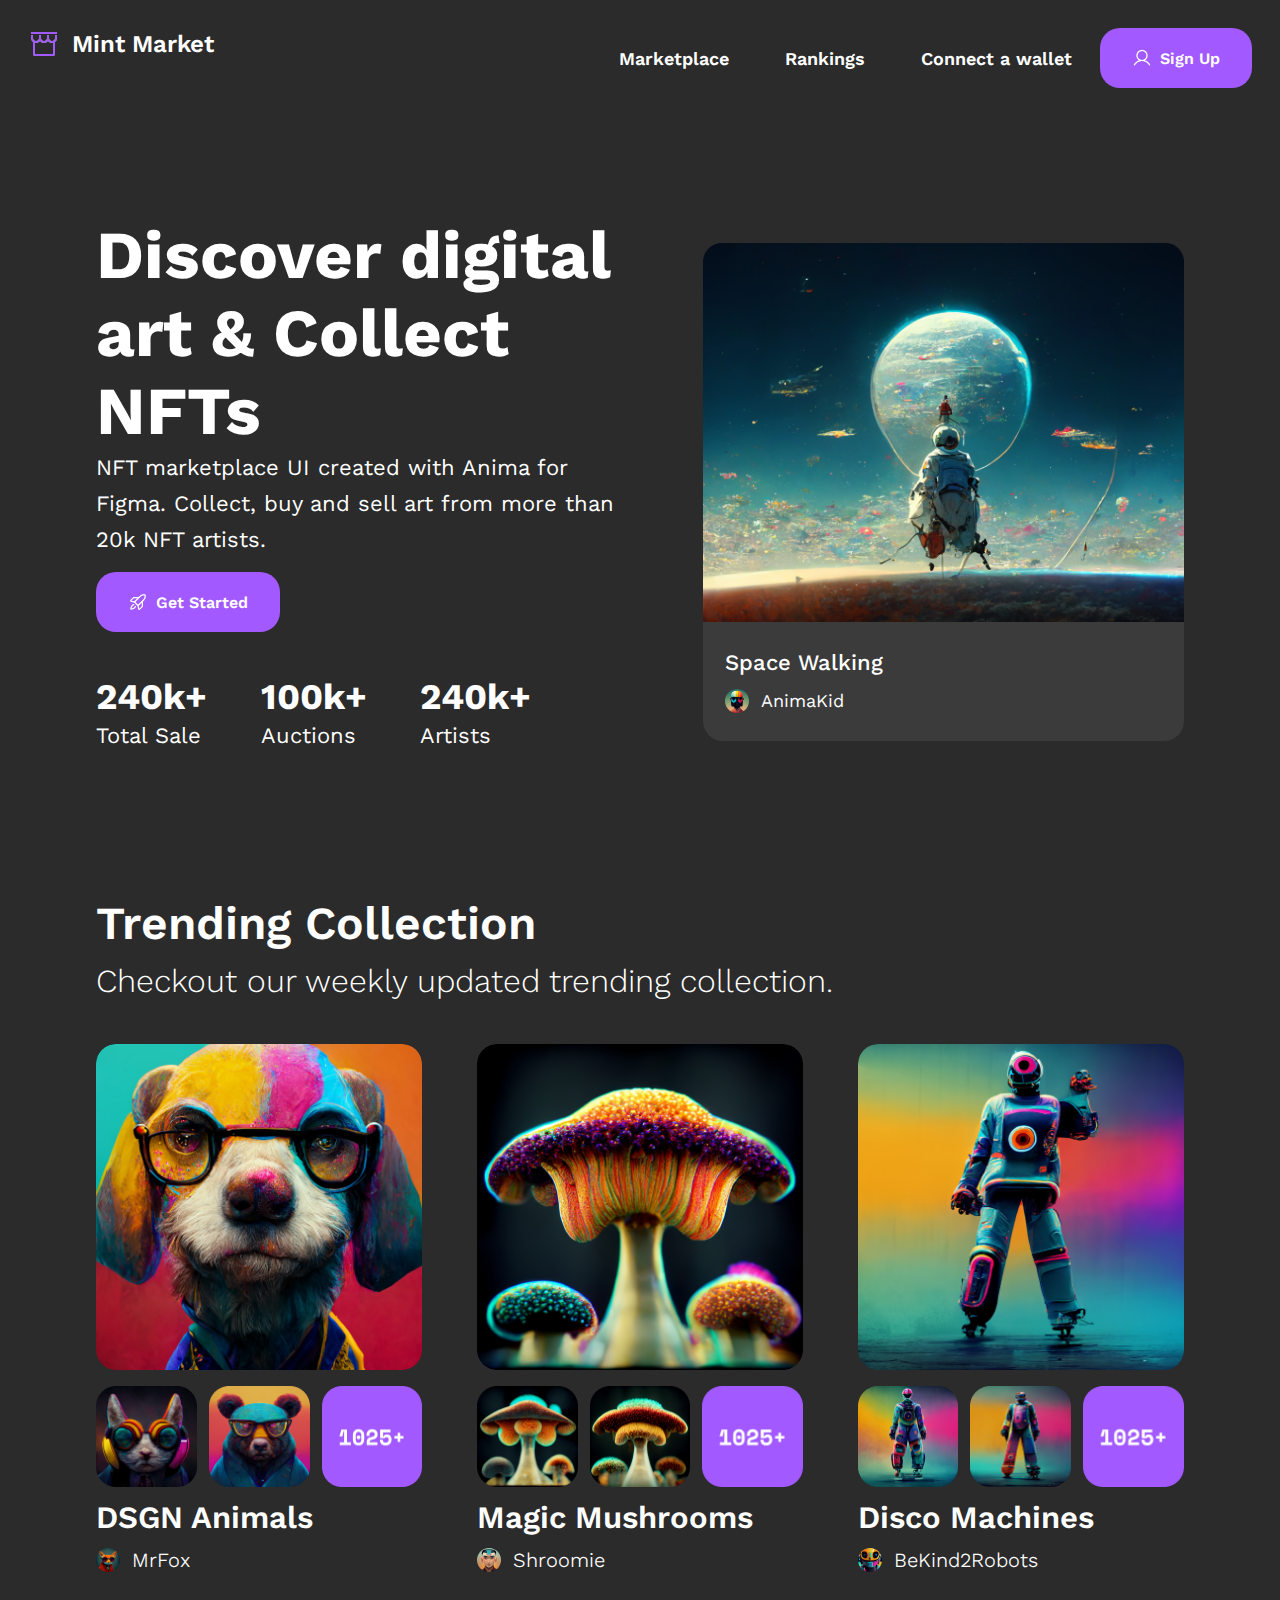
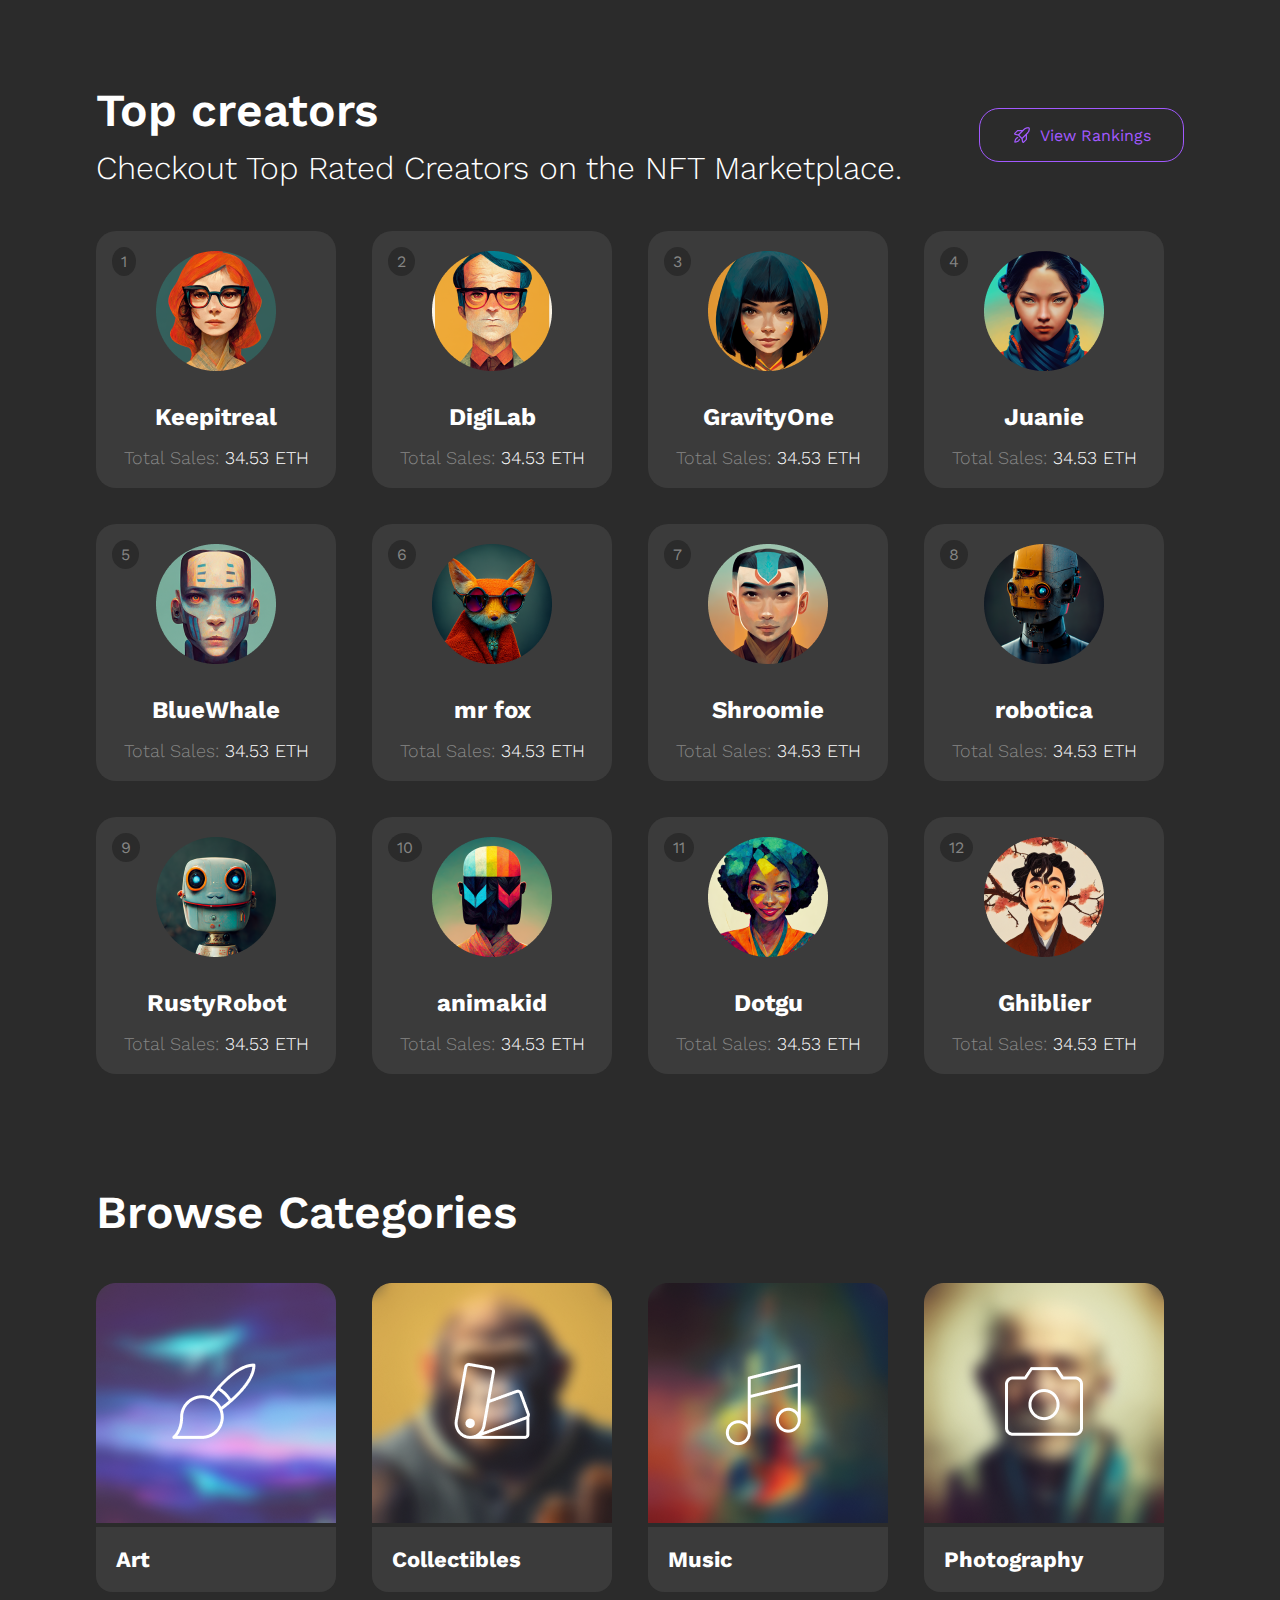
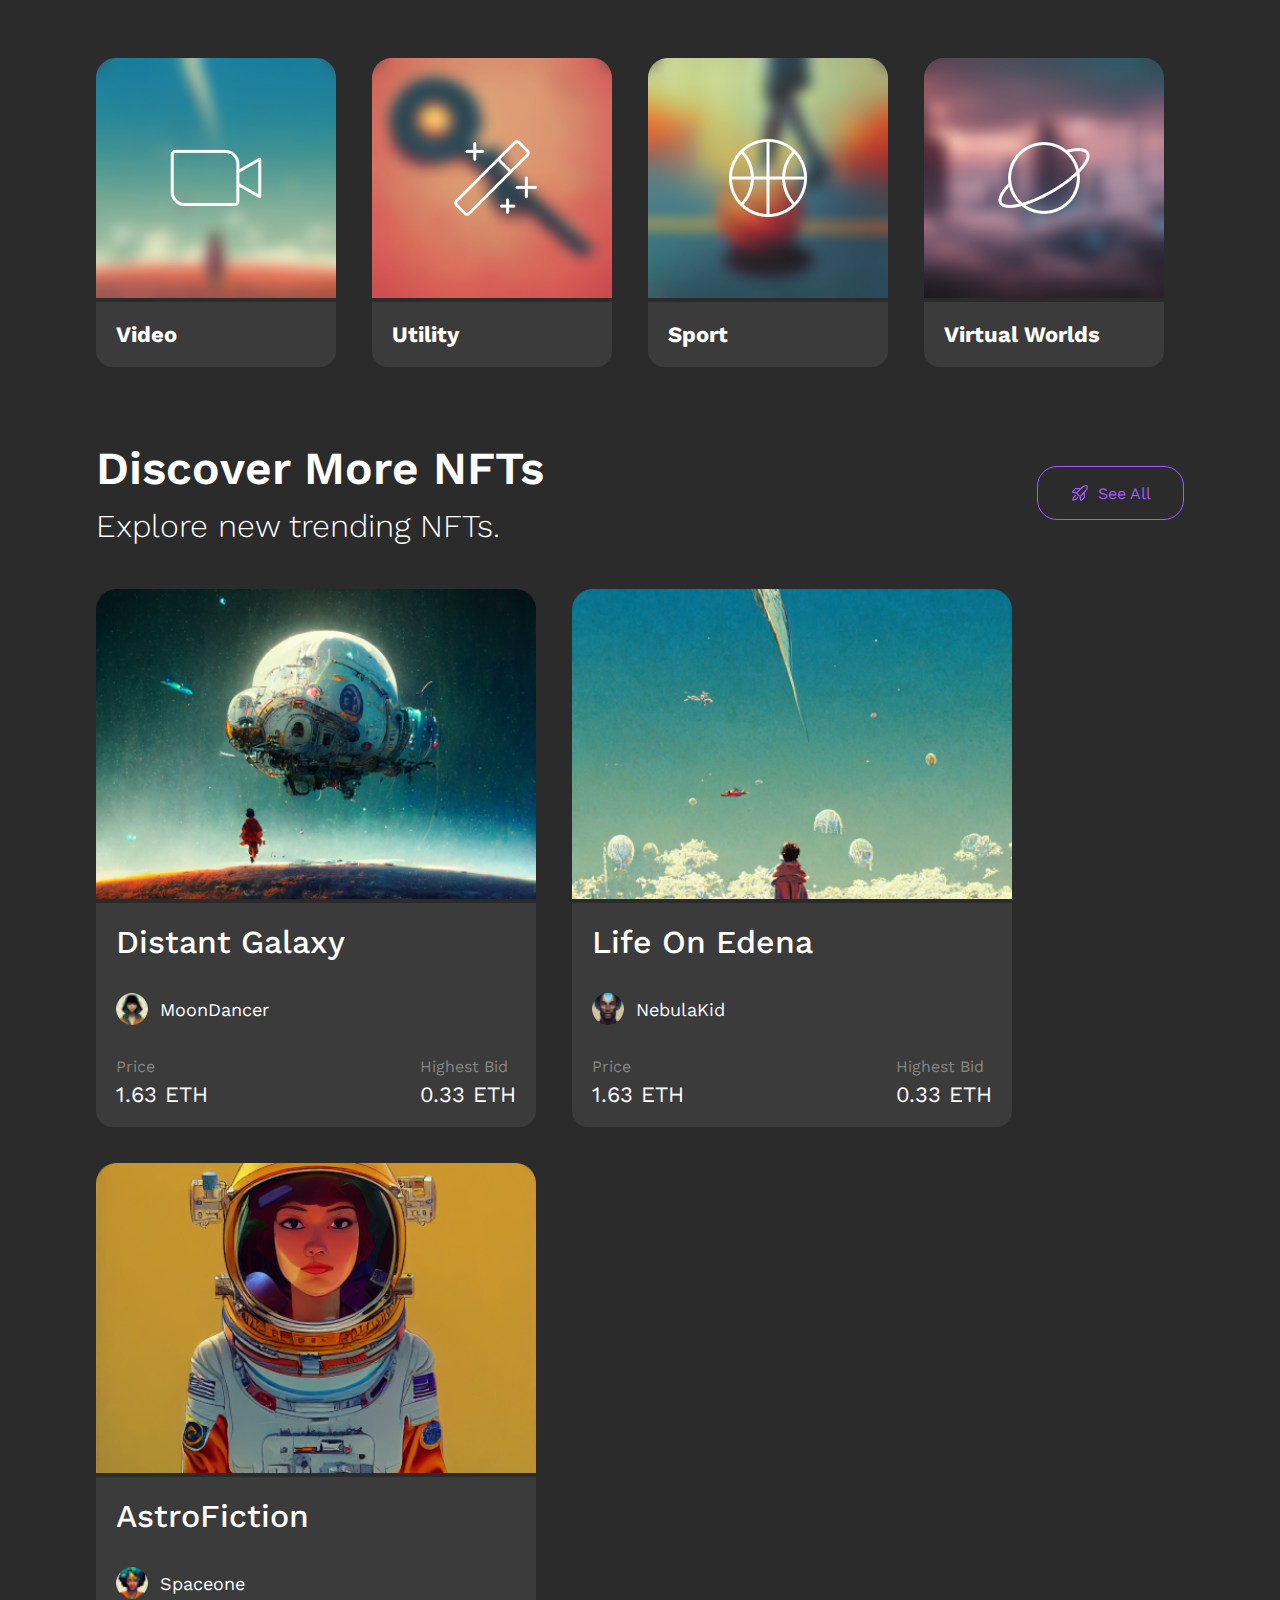
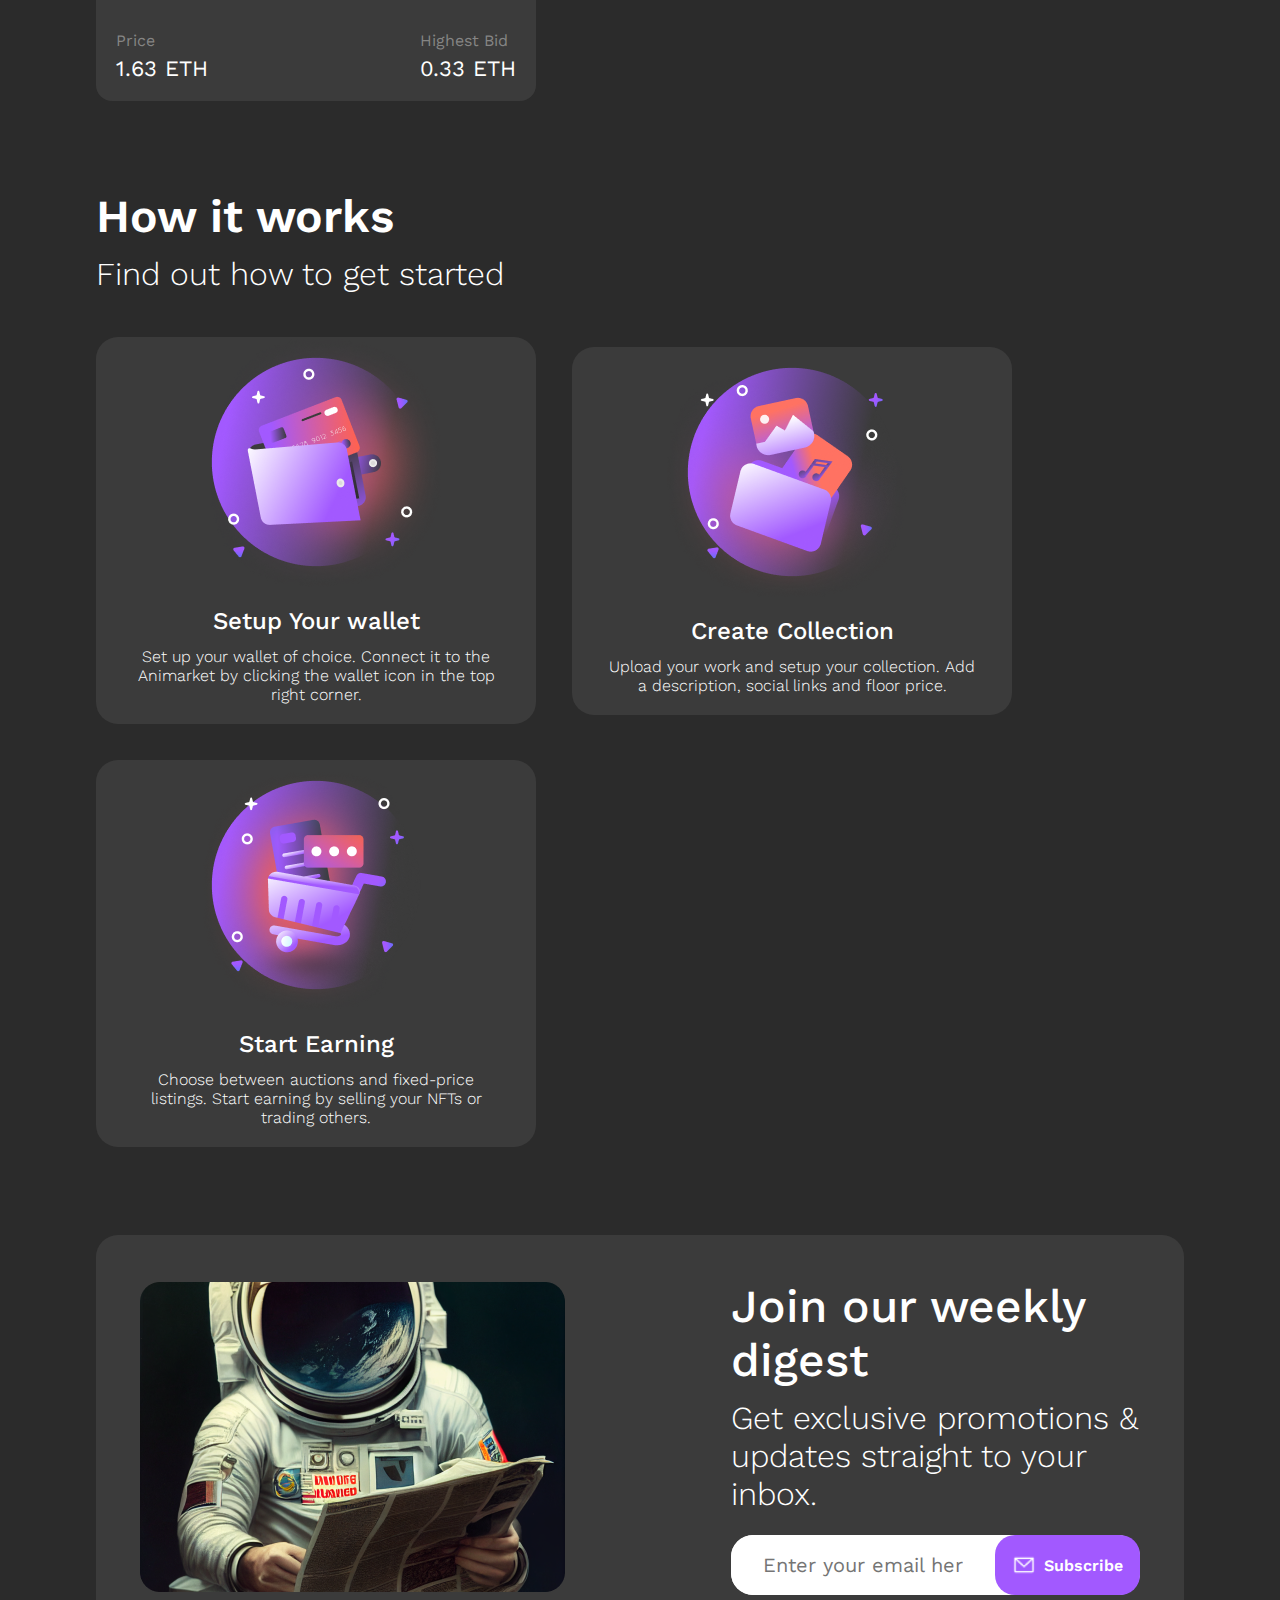
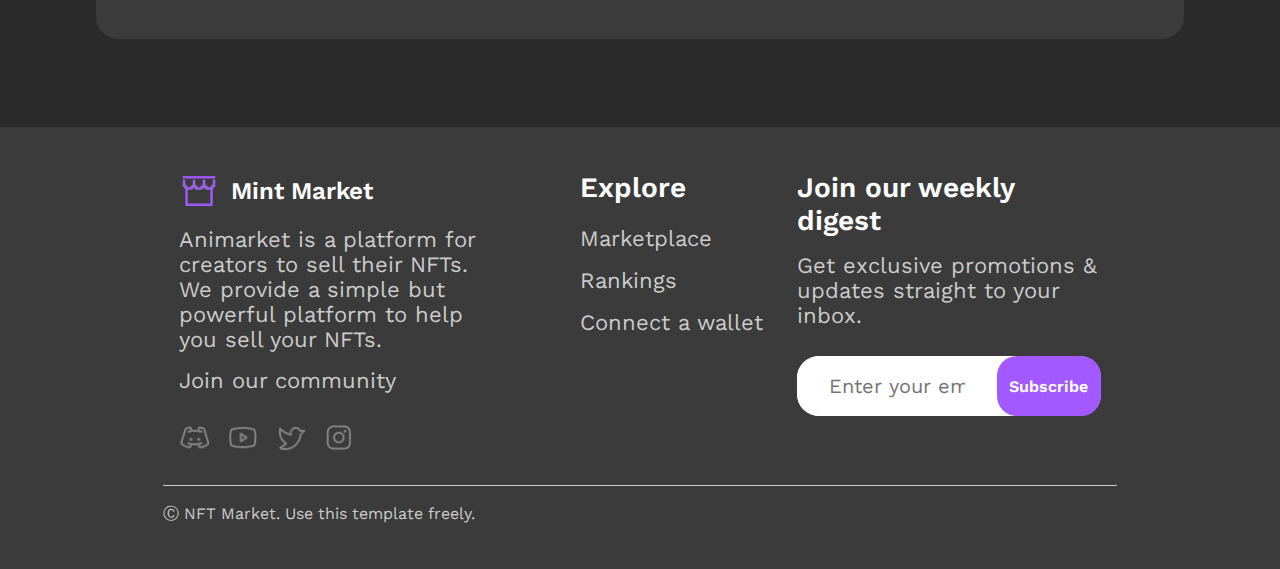
<file: index.html>
<!DOCTYPE html>
<html lang="en">

<head>
  <meta charset="UTF-8" />
  <meta name="viewport" content="width=device-width, initial-scale=1.0" />
  <link rel="stylesheet" href="style.css" />
  <title>MintMarket</title>
</head>

<body>
  <header class="header">
    <div> <a href="/index.html"><img src="./assets/logo.png" alt="logo" /> <span>Mint Market</span></a></div>
    <nav>
      <ul>
        <a href="/marketplace.html">
          <li>Marketplace</li>
        </a>
        <a href="/top-creators.html">
          <li>Rankings</li>
        </a>
        <a href="/wallet.html">
          <li>Connect a wallet</li>
        </a>
        <button onclick="window.location.href = '/create-account.html';"><img src="./assets/User.png" alt="" /> Sign Up</button>
      </ul>
    </nav>
  </header>

  <main>
    <section>
      <div class="hero">
        <div class="left">
          <h1>Discover digital art & Collect NFTs</h1>
          <p>
            NFT marketplace UI created with Anima for Figma. Collect, buy and
            sell art from more than 20k NFT artists.
          </p>
          <button class="btn">
            <img src="./assets/RocketLaunch.png" alt="RocketLaunch" /> Get
            Started
          </button>

          <div class="hero-info">
            <div>
              <h4 class="count">240k+</h4>
              <p>Total Sale</p>
            </div>
            <div>
              <h4 class="count">100k+</h4>
              <p>Auctions</p>
            </div>
            <div>
              <h4 class="count">240k+</h4>
              <p>Artists</p>
            </div>
          </div>
        </div>
        <div class="right">
          <img src="./assets/hero-home.png" alt="hero-home" />
          <div class="bio">
            <p>Space Walking</p>
            <div>
              <img src="./assets/avatar-hero.png" alt="img-avatar" /> AnimaKid
            </div>
          </div>
        </div>
      </div>
    </section>

    <section class="collection">
      <h2>Trending Collection</h2>
      <p>Checkout our weekly updated trending collection.</p>

      <div class="trending-collections">
        <div class="myData">
          <div>
            <img src="./assets/collection-1.png" alt="collection-1" class="mainImg" />
          </div>
          <div class="sub-collection">
            <img src="./assets/col-1-1.png" alt="" />
            <img src="./assets/col-1-2.png" alt="" />
            <img src="./assets/col-1-3.png" alt="" />
          </div>
          <div class="creator">
            <h2>DSGN Animals</h2>
            <div class="about">
              <img src="./assets/col-1-avatar.png" alt="col-avatar">
              <p>MrFox</p>
            </div>
          </div>
        </div>
        <div class="myData">
          <div>
            <img src="./assets/collection-2.png" alt="collection-2" class="mainImg" />
          </div>
          <div class="sub-collection">
            <img src="./assets/col-2-1.png" alt="" />
            <img src="./assets/col-2-2.png" alt="" />
            <img src="./assets/col-1-3.png" alt="" />
          </div>
          <div class="creator">
            <h2>Magic Mushrooms</h2>
            <div class="about">
              <img src="./assets/col-2-avatar.png" alt="col-avatar">
              <p>Shroomie</p>
            </div>
          </div>
        </div>
        <div class="myData">
          <div>
            <img src="./assets/collection-3.png" alt="collection-3" class="mainImg" />
          </div>
          <div class="sub-collection">
            <img src="./assets/col-3-1.png" alt="" />
            <img src="./assets/col-3-2.png" alt="" />
            <img src="./assets/col-1-3.png" alt="" />
          </div>
          <div class="creator">
            <h2>Disco Machines</h2>
            <div class="about">
              <img src="./assets/col-3-avatar.png" alt="col-avatar">
              <p>BeKind2Robots</p>
            </div>
          </div>
        </div>
      </div>
    </section>


    <section class="creators">
      <div class="top">
        <div class="left">
          <h2>Top creators</h2>
          <p>Checkout Top Rated Creators on the NFT Marketplace.</p>
        </div>
        <div class="right">
          <button class="btn-outlined">
            <img src="./assets/RocketLaunch-oulined.png" alt="outlined-rocket" class="outlined-rocket">
            <img src="./assets/RocketLaunch.png" alt="RocketLaunch" class="RocketLaunch" />
            View Rankings</button>
        </div>
      </div>

      <div class="top-creators">
        <!-- <div class="creator">
    <img src="./assets/creator-1.png" alt="">
    <div class="info">
      <h4>BlueWhale</h4>
      <p><span>Total Sales:</span> 34.53 ETH</p>
    </div>
  </div> -->
      </div>

      </div>


    </section>

    <section class="categories">
      <h2 class="heading">Browse Categories</h2>
      <div class="cat-data">
      </div>

    </section>

    <section class="discover-nfts">
      <div class="top">
        <div class="left">
          <h2>Discover More NFTs</h2>
          <p>Explore new trending NFTs.</p>
        </div>
        <div class="right">
          <button class="btn-outlined">
            <img src="./assets/RocketLaunch-oulined.png" alt="outlined-rocket" class="outlined-rocket">
            <img src="./assets/RocketLaunch.png" alt="RocketLaunch" class="RocketLaunch" />
            See All</button>
        </div>
      </div>

      <div class="content">

        <div class="card" onclick="window.location.href = '/nft-detail.html';">
          <img src="./assets/discover-1.png" alt="discover-1">
          <div class="info">
            <h4>Distant Galaxy</h4>
            <div class="about">
              <img src="./assets/discover-avatar-1.png" alt="discover-avatar-1">
              <p>MoonDancer</p>
            </div>
            <div class="price">
              <div>
                <p class="priceHeading">Price</p>
                <p class="priceInfo">1.63 ETH</p>
              </div>

              <div>
                <p class="priceHeading">Highest Bid</p>
                <p class="priceInfo">0.33 ETH</p>
              </div>
            </div>
          </div>
        </div>


        <div class="card" onclick="window.location.href = '/nft-detail.html';">
          <img src="./assets/discover-2.png" alt="discover-2">
          <div class="info">
            <h4>Life On Edena</h4>
            <div class="about">
              <img src="./assets/discover-avatar-3.png" alt="discover-avatar-3">
              <p>NebulaKid</p>
            </div>
            <div class="price">
              <div>
                <p class="priceHeading">Price</p>
                <p class="priceInfo">1.63 ETH</p>
              </div>

              <div>
                <p class="priceHeading">Highest Bid</p>
                <p class="priceInfo">0.33 ETH</p>
              </div>
            </div>
          </div>
        </div>

        <div class="card" onclick="window.location.href = '/nft-detail.html';">
          <img src="./assets/discover-3.png" alt="discover-3">
          <div class="info">
            <h4>AstroFiction</h4>
            <div class="about">
              <img src="./assets/discover-avatar-2.png" alt="discover-avatar-2">
              <p>Spaceone</p>
            </div>
            <div class="price">
              <div>
                <p class="priceHeading">Price</p>
                <p class="priceInfo">1.63 ETH</p>
              </div>

              <div>
                <p class="priceHeading">Highest Bid</p>
                <p class="priceInfo">0.33 ETH</p>
              </div>
            </div>
          </div>
        </div>

      </div>


    </section>


    <section class="how-works">
      <h2>How it works</h2>
      <p>Find out how to get started</p>


      <div class="content">
        <div class="card">
          <img src="./assets/how-works-1.png" alt="how-works-1">
          <div class="info">
            <h4>Setup Your wallet</h4>
            <p>Set up your wallet of choice. Connect it to the Animarket by clicking the wallet icon in the top right
              corner.</p>
          </div>
        </div>
        <div class="card">
          <img src="./assets/how-works-2.png" alt="how-works-1">
          <div class="info">
            <h4>Create Collection</h4>
            <p>Upload your work and setup your collection. Add a description, social links and floor price.</p>
          </div>
        </div>
        <div class="card">
          <img src="./assets/how-works-3.png" alt="how-works-1">
          <div class="info">
            <h4>Start Earning</h4>
            <p>Choose between auctions and fixed-price listings. Start earning by selling your NFTs or trading others.
            </p>
          </div>
        </div>
      </div>

    </section>


    <section class="join-us">
      <img src="./assets/astronaut.png" alt="">
      <div>
        <h1>Join our weekly digest</h1>
        <p>Get exclusive promotions & updates straight to your inbox.</p>
        <form>
          <input type="text" name="" id="" placeholder="Enter your email here" required>
          <button class="btn"> <img src="./assets//EnvelopeSimple.png" alt="">Subscribe</button>
        </form>
      </div>
    </section>

  </main>
  <footer>

    <div class="top">
      <div class="first">
        <div class="logo">
          <img src="./assets/logo.png" alt="logo">
          <span>Mint Market</span>
        </div>
        <p>Animarket is a platform for creators to sell their NFTs. We provide a simple but powerful platform to
          help you sell your NFTs.</p>

        <h5>Join our community</h5>

        <div class="social">
          <img src="./assets/DiscordLogo.png" alt="instagram">
          <img src="./assets/YoutubeLogo.png" alt="facebook">
          <img src="./assets/TwitterLogo.png" alt="twitter">
          <img src="./assets/InstagramLogo.png" alt="linkedin">
        </div>
      </div>
      <div class="second">
        <h5>Explore</h5>
        <ul>
          <li>Marketplace</li>
          <li>Rankings</li>
          <li>Connect a wallet</li>
        </ul>
      </div>

      <div class="third">
        <h5>Join our weekly digest</h5>
        <p>Get exclusive promotions & updates straight to your inbox.</p>
        <form>
          <input type="text" name="" id="" placeholder="Enter your email here" required>
          <button class="btn">Subscribe</button>
        </form>
      </div>
    </div>

    <div class="bottom">
      Ⓒ NFT Market. Use this template freely.
    </div>

    </div>


  </footer>
</body>
<script src="./script.js"></script>

</html>
</file>
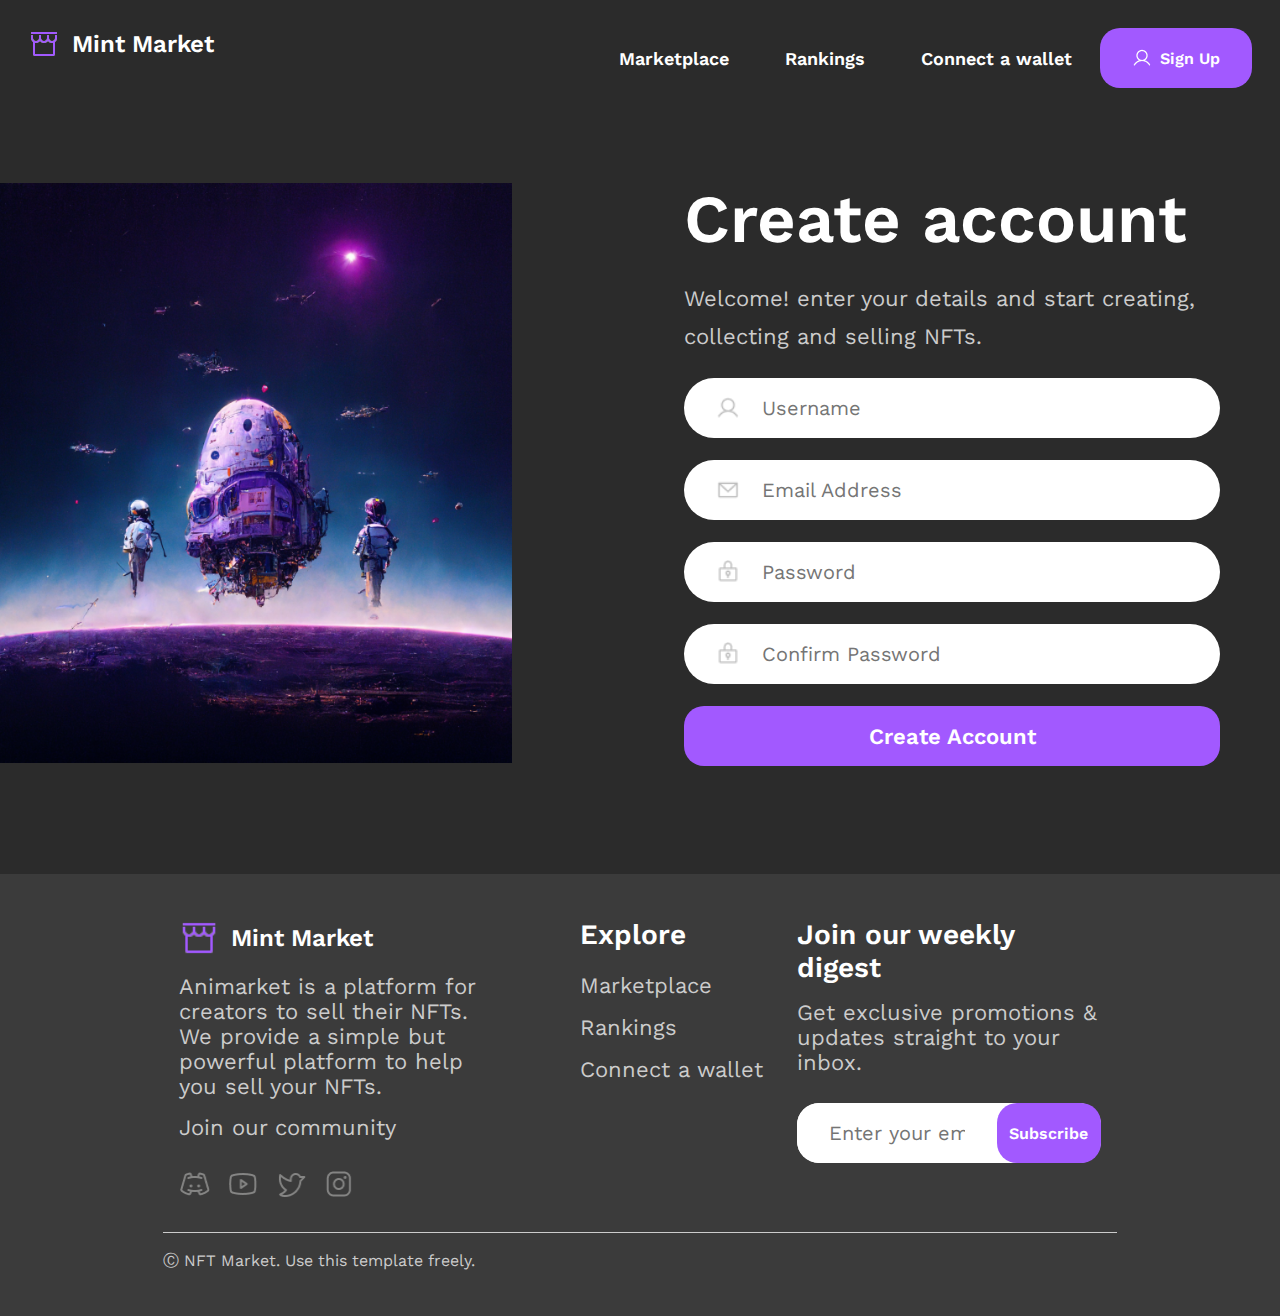
<file: create-account.html>
<!DOCTYPE html>
<html lang="en">
  <head>
    <meta charset="UTF-8" />
    <meta name="viewport" content="width=device-width, initial-scale=1.0" />
    <link rel="stylesheet" href="style.css" />
    <title>MintMarket | Signup</title>
  </head>
  <body>
    <header class="header">
      <div> <a href="/index.html"><img src="./assets/logo.png" alt="logo" /> <span>Mint Market</span></a></div>
      <nav>
        <ul>
          <a href="/marketplace.html">
            <li>Marketplace</li>
          </a>
          <a href="/top-creators.html">
            <li>Rankings</li>
          </a>
          <a href="/wallet.html">
            <li>Connect a wallet</li>
          </a>
          <button onclick="window.location.href = '/create-account.html';"><img src="./assets/User.png" alt="" /> Sign Up</button>
        </ul>
      </nav>
    </header>

<div class="create-account">
<img src="./assets/create-account-banner.png" alt="">
        <form>

            <h1>Create account</h1>

            <p>Welcome! enter your details and start creating, collecting and selling NFTs.</p>

<div class="myInput">
    <img src="./assets/name.png" alt="">
    <input type="text" placeholder="Username">
</div>

<div class="myInput">
    <img src="./assets/email.png" alt="">

    <input type="email" placeholder="Email Address">
</div>

<div class="myInput">
    <img src="./assets/LockKey.png" alt="">

    <input type="password" placeholder="Password">
</div>

<div class="myInput">
    <img src="./assets/LockKey.png" alt="">

    <input type="password" placeholder="Confirm Password">
</div>

<button class="btn">Create Account</button>

        </form>
</div>

<footer>

  <div class="top">
      <div class="first">
          <div class="logo">
              <img src="./assets/logo.png" alt="logo">
              <span>Mint Market</span>
          </div>
          <p>Animarket is a platform for creators to sell their NFTs. We provide a simple but powerful platform to
              help you sell your NFTs.</p>

          <h5>Join our community</h5>

          <div class="social">
              <img src="./assets/DiscordLogo.png" alt="instagram">
              <img src="./assets/YoutubeLogo.png" alt="facebook">
              <img src="./assets/TwitterLogo.png" alt="twitter">
              <img src="./assets/InstagramLogo.png" alt="linkedin">
          </div>
      </div>
      <div class="second">
          <h5>Explore</h5>
          <ul>
              <li>Marketplace</li>
              <li>Rankings</li>
              <li>Connect a wallet</li>
          </ul>
      </div>

      <div class="third">
          <h5>Join our weekly digest</h5>
          <p>Get exclusive promotions & updates straight to your inbox.</p>
          <form>
              <input type="text" name="" id="" placeholder="Enter your email here" required>
              <button class="btn">Subscribe</button>
          </form>
      </div>
  </div>

  <div class="bottom">
      Ⓒ NFT Market. Use this template freely.
  </div>

  </div>


</footer>
  </body>
<script src="./script.js"></script>
</html>
</file>
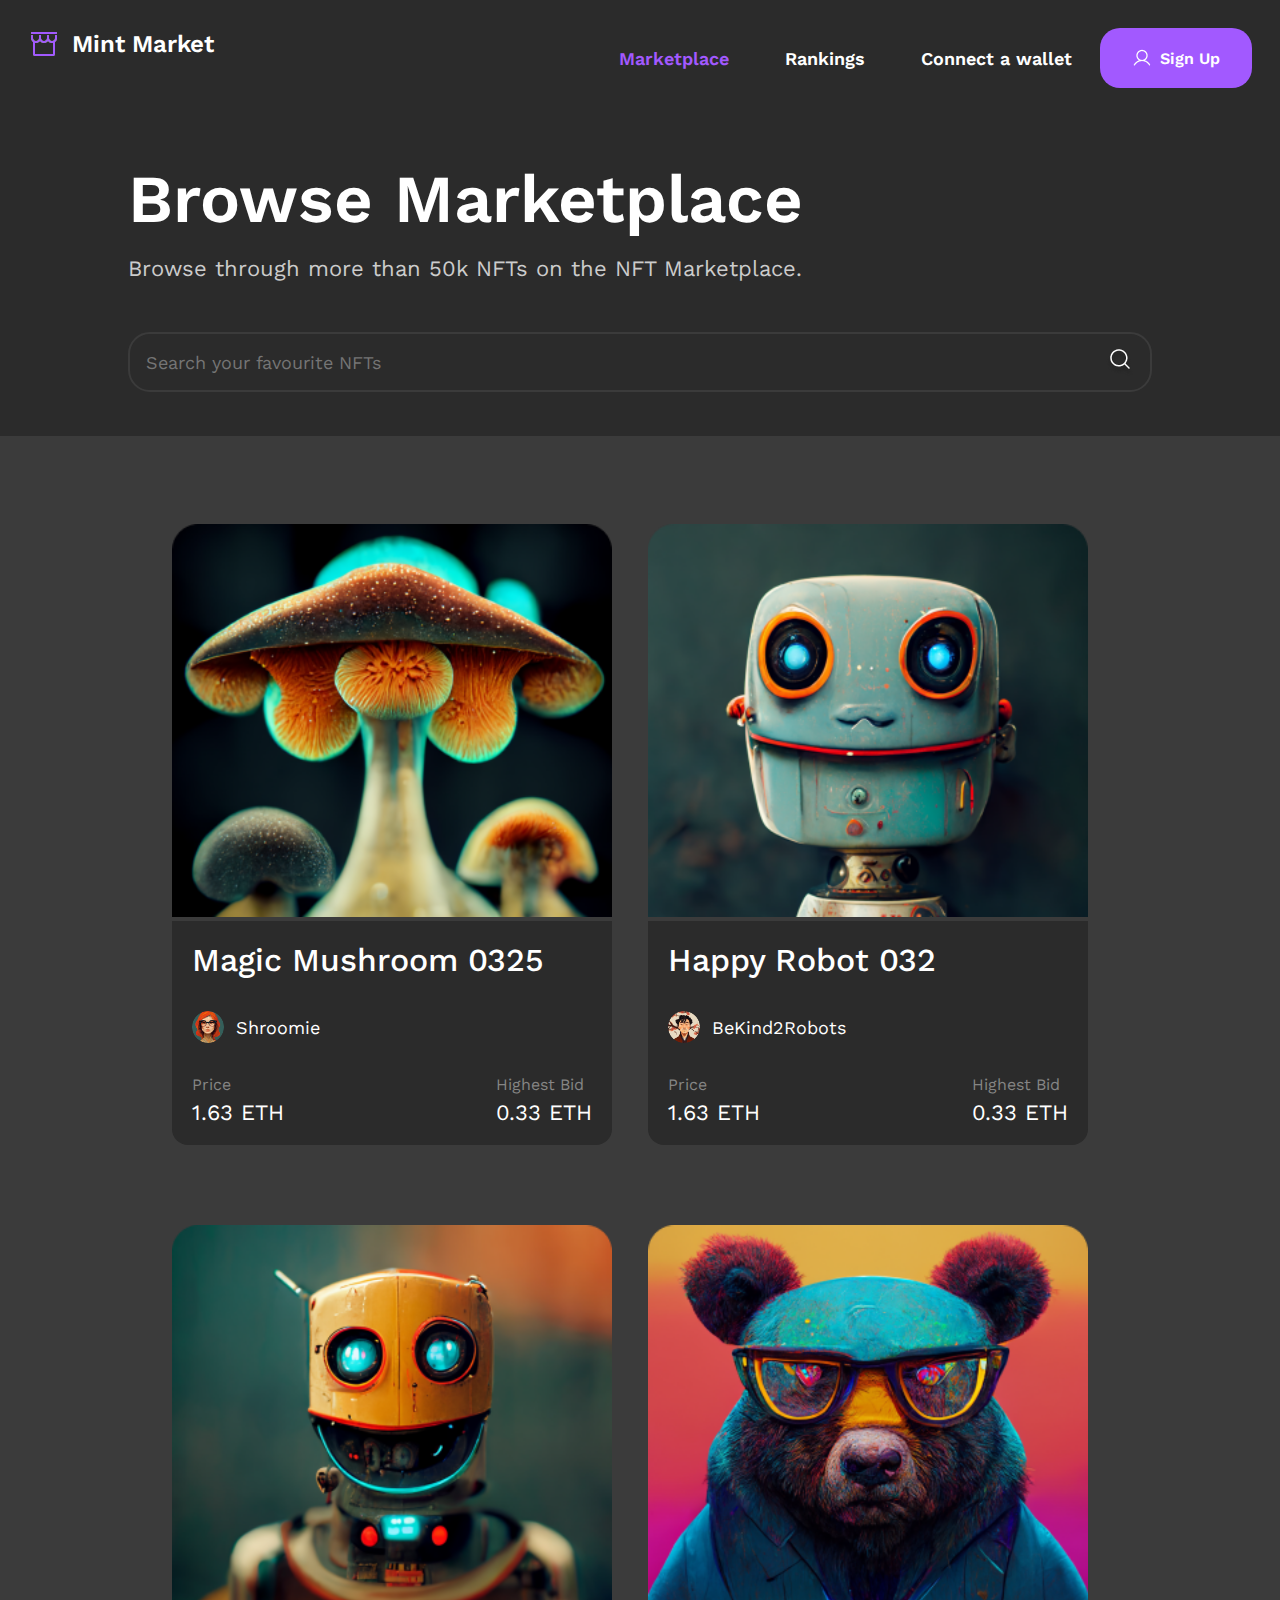
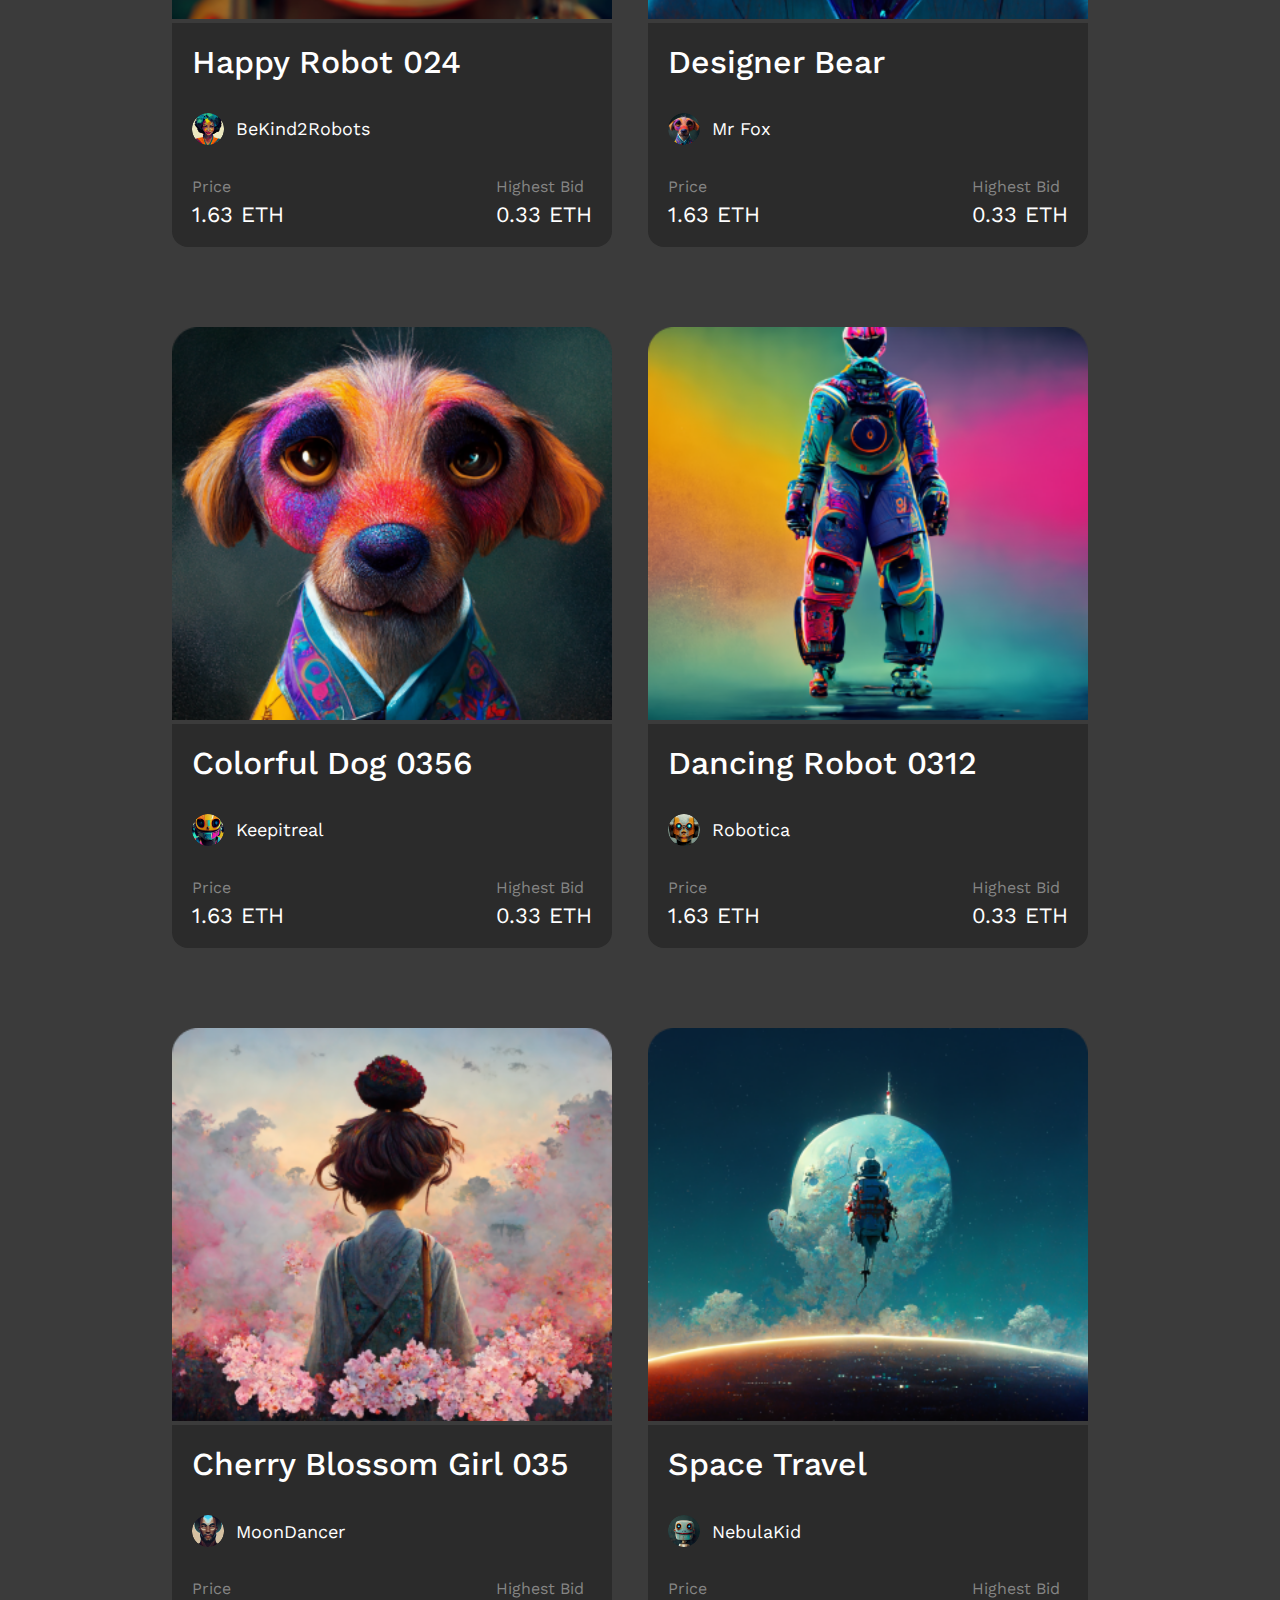
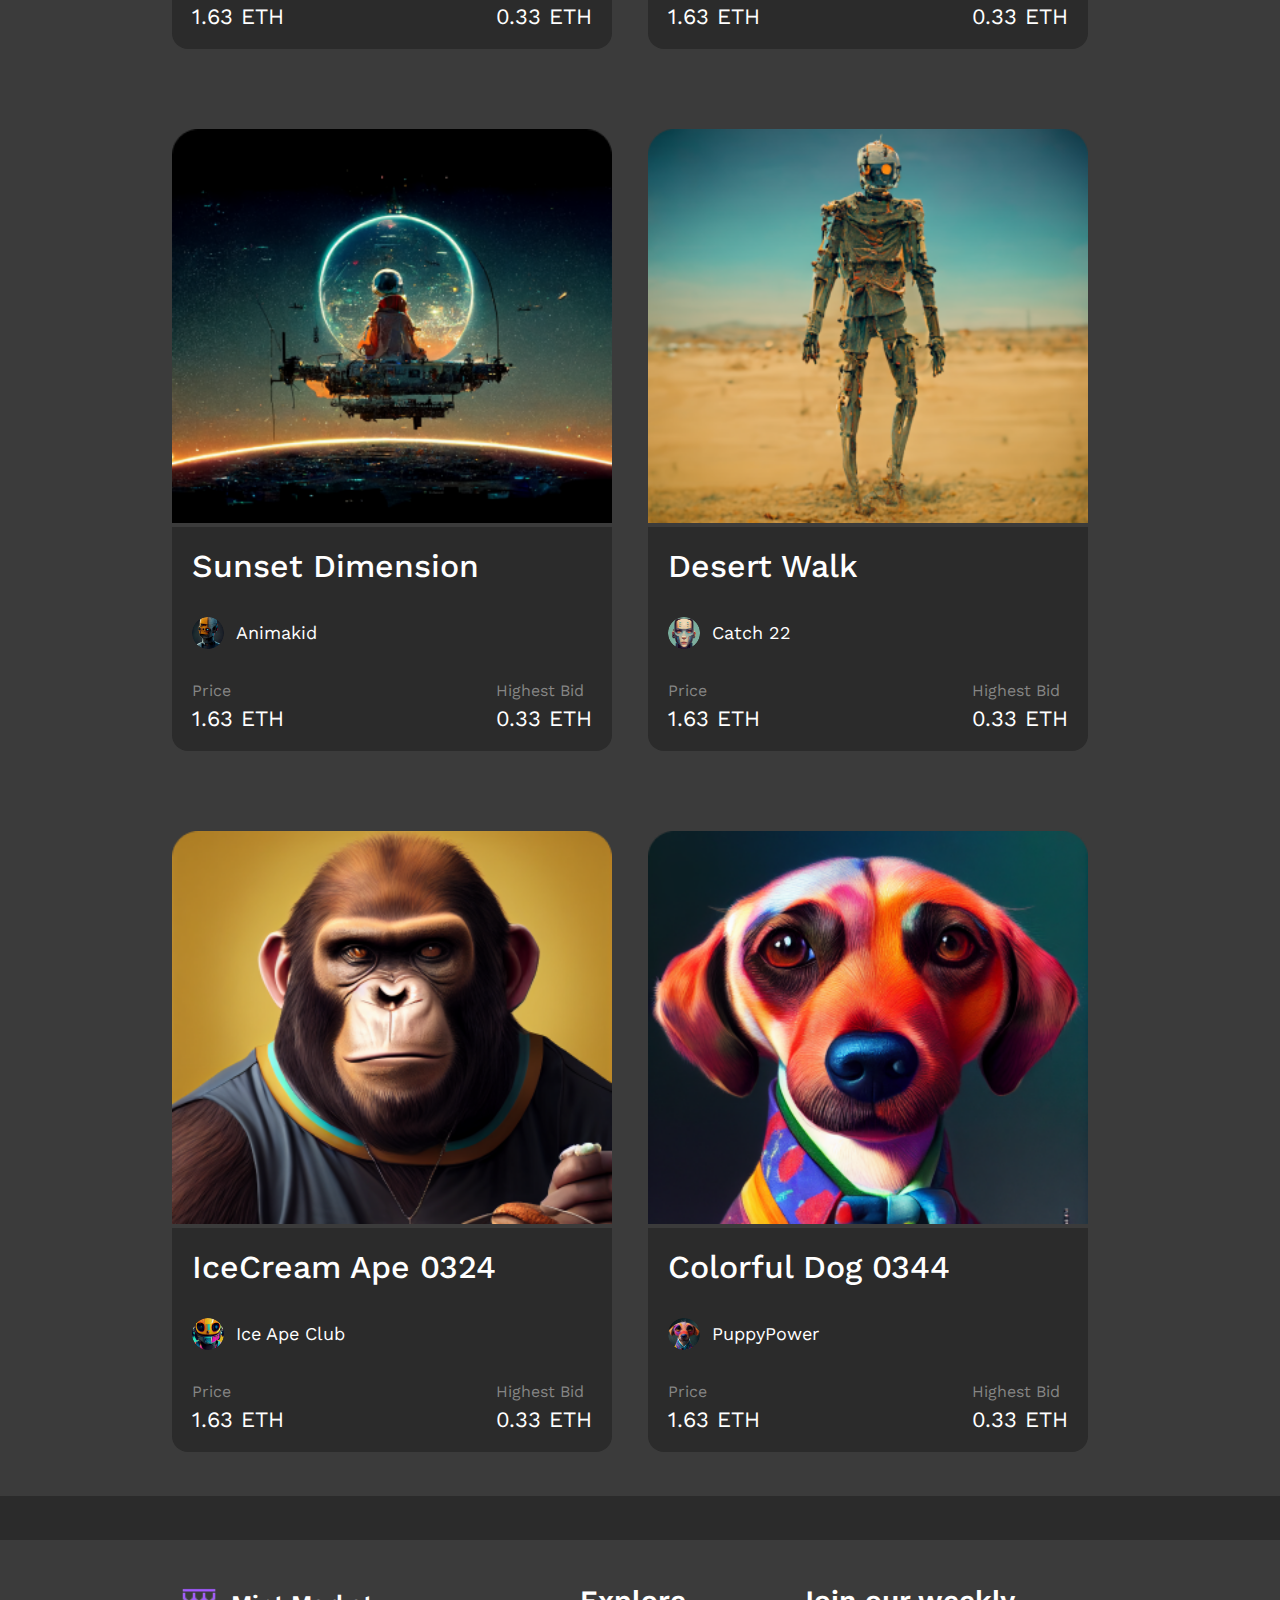
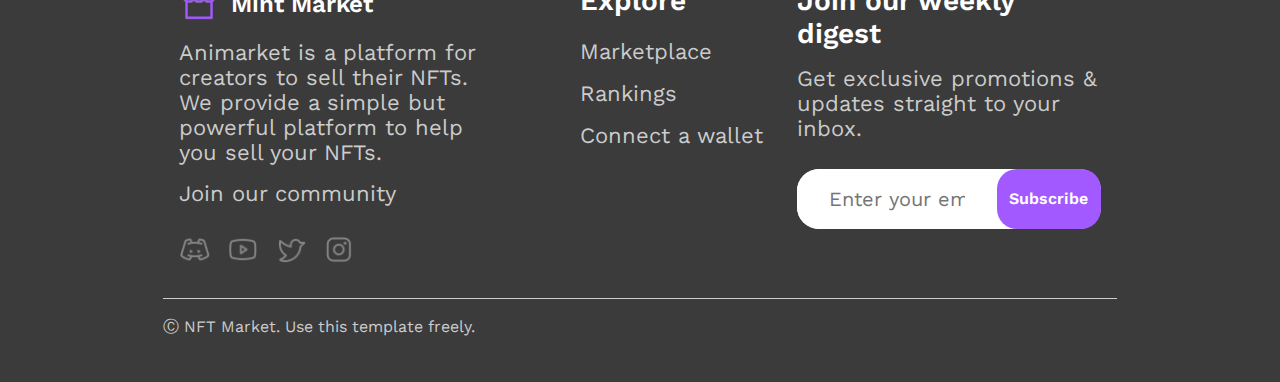
<file: marketplace.html>
<!DOCTYPE html>
<html lang="en">

<head>
    <meta charset="UTF-8" />
    <meta name="viewport" content="width=device-width, initial-scale=1.0" />
    <link rel="stylesheet" href="style.css" />
    <title>MintMarket | Marketplace</title>
</head>

<body>
    <header class="header">
        <div> <a href="/index.html"><img src="./assets/logo.png" alt="logo" /> <span>Mint Market</span></a></div>
        <nav>
          <ul>
            <a href="/marketplace.html">
              <li class="active">Marketplace</li>
            </a>
            <a href="/top-creators.html">
              <li>Rankings</li>
            </a>
            <a href="/wallet.html">
              <li>Connect a wallet</li>
            </a>
            <button onclick="window.location.href = '/create-account.html';"><img src="./assets/User.png" alt="" /> Sign Up</button>
          </ul>
        </nav>
      </header>

    <div class="hero-market">
        <h1>Browse Marketplace</h1>
        <p>Browse through more than 50k NFTs on the NFT Marketplace.</p>

        <form>
            <input type="search" name="" placeholder="Search your favourite NFTs" id="">

            <button><img src="../assets/MagnifyingGlass.png" alt=""></button>
        </form>
    </div>

    <div class="market-main">
        <section class="market">
        </section>
    </div>
    
    <footer>

        <div class="top">
            <div class="first">
                <div class="logo">
                    <img src="./assets/logo.png" alt="logo">
                    <span>Mint Market</span>
                </div>
                <p>Animarket is a platform for creators to sell their NFTs. We provide a simple but powerful platform to
                    help you sell your NFTs.</p>

                <h5>Join our community</h5>

                <div class="social">
                    <img src="./assets/DiscordLogo.png" alt="instagram">
                    <img src="./assets/YoutubeLogo.png" alt="facebook">
                    <img src="./assets/TwitterLogo.png" alt="twitter">
                    <img src="./assets/InstagramLogo.png" alt="linkedin">
                </div>
            </div>
            <div class="second">
                <h5>Explore</h5>
                <ul>
                    <li>Marketplace</li>
                    <li>Rankings</li>
                    <li>Connect a wallet</li>
                </ul>
            </div>

            <div class="third">
                <h5>Join our weekly digest</h5>
                <p>Get exclusive promotions & updates straight to your inbox.</p>
                <form>
                    <input type="text" name="" id="" placeholder="Enter your email here" required>
                    <button class="btn">Subscribe</button>
                </form>
            </div>
        </div>

        <div class="bottom">
            Ⓒ NFT Market. Use this template freely.
        </div>

        </div>


    </footer>
</body>
<script src="./script.js"></script>

</html>
</file>
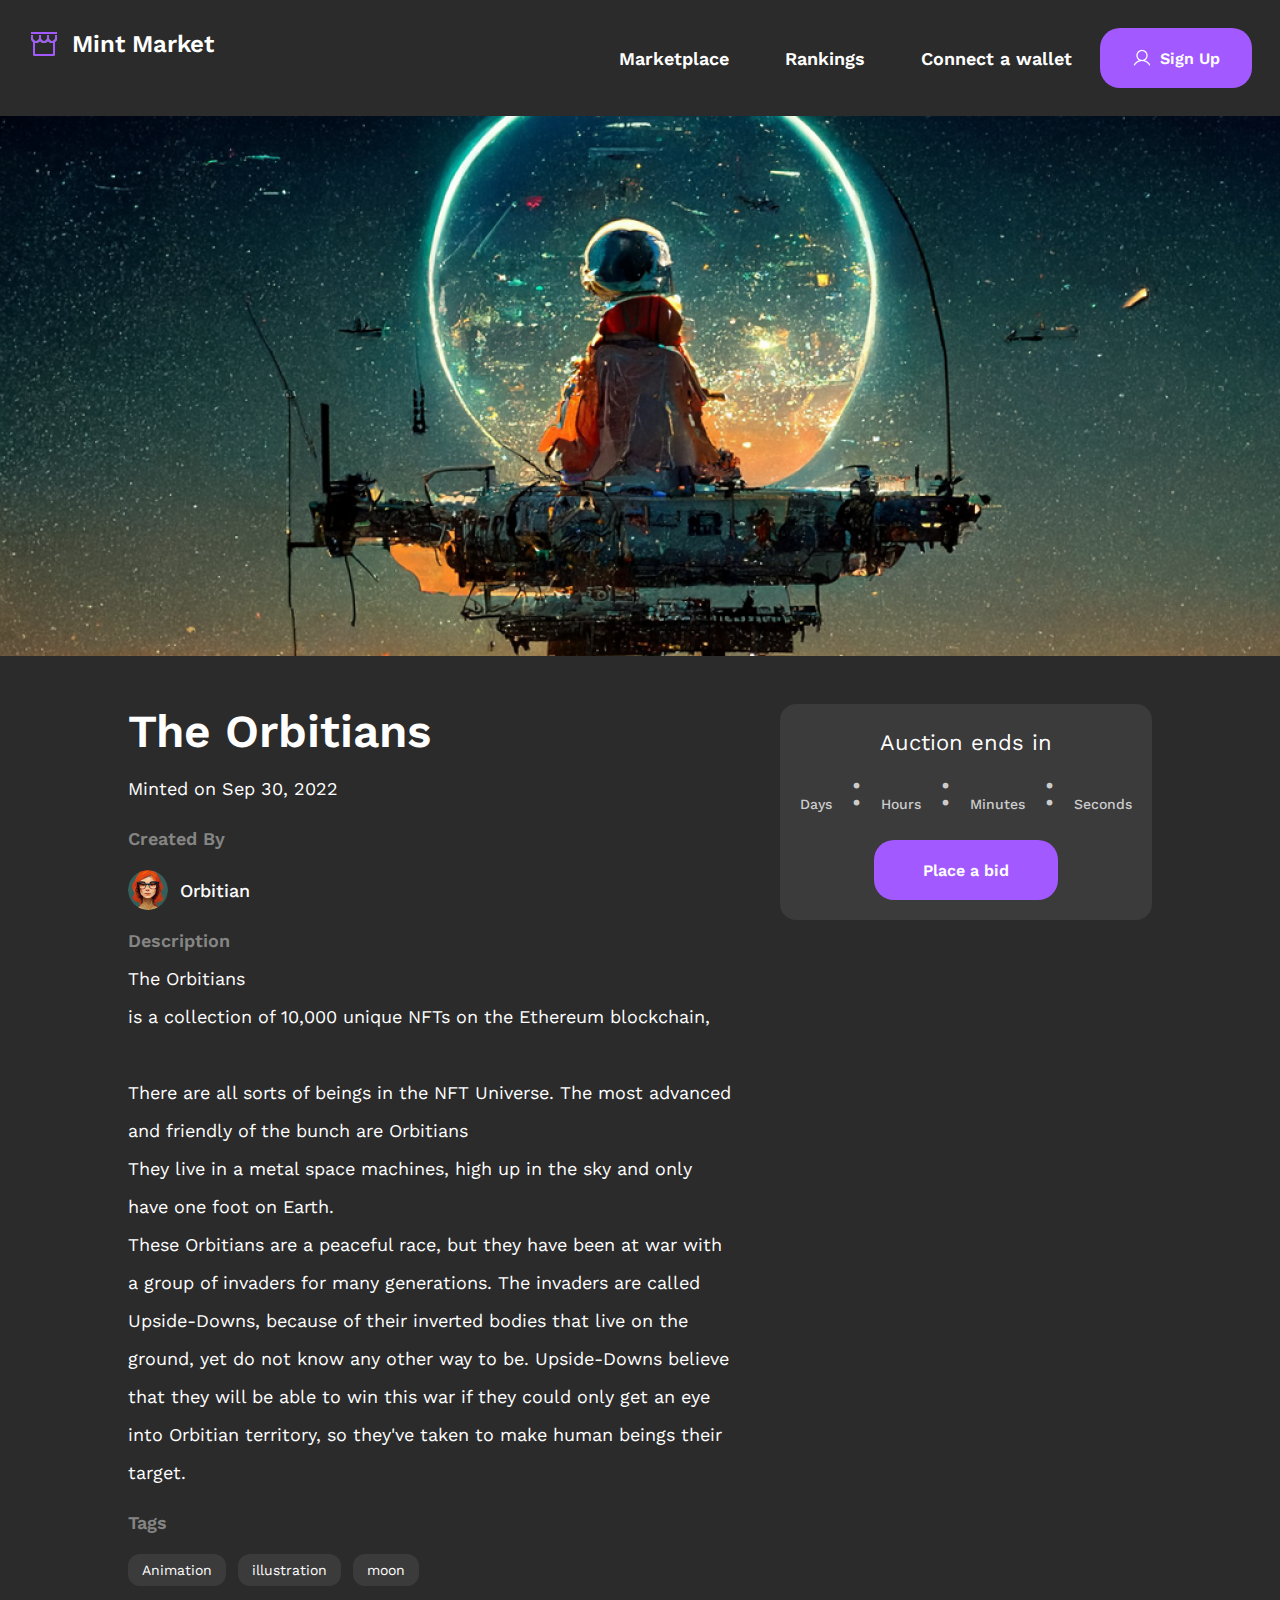
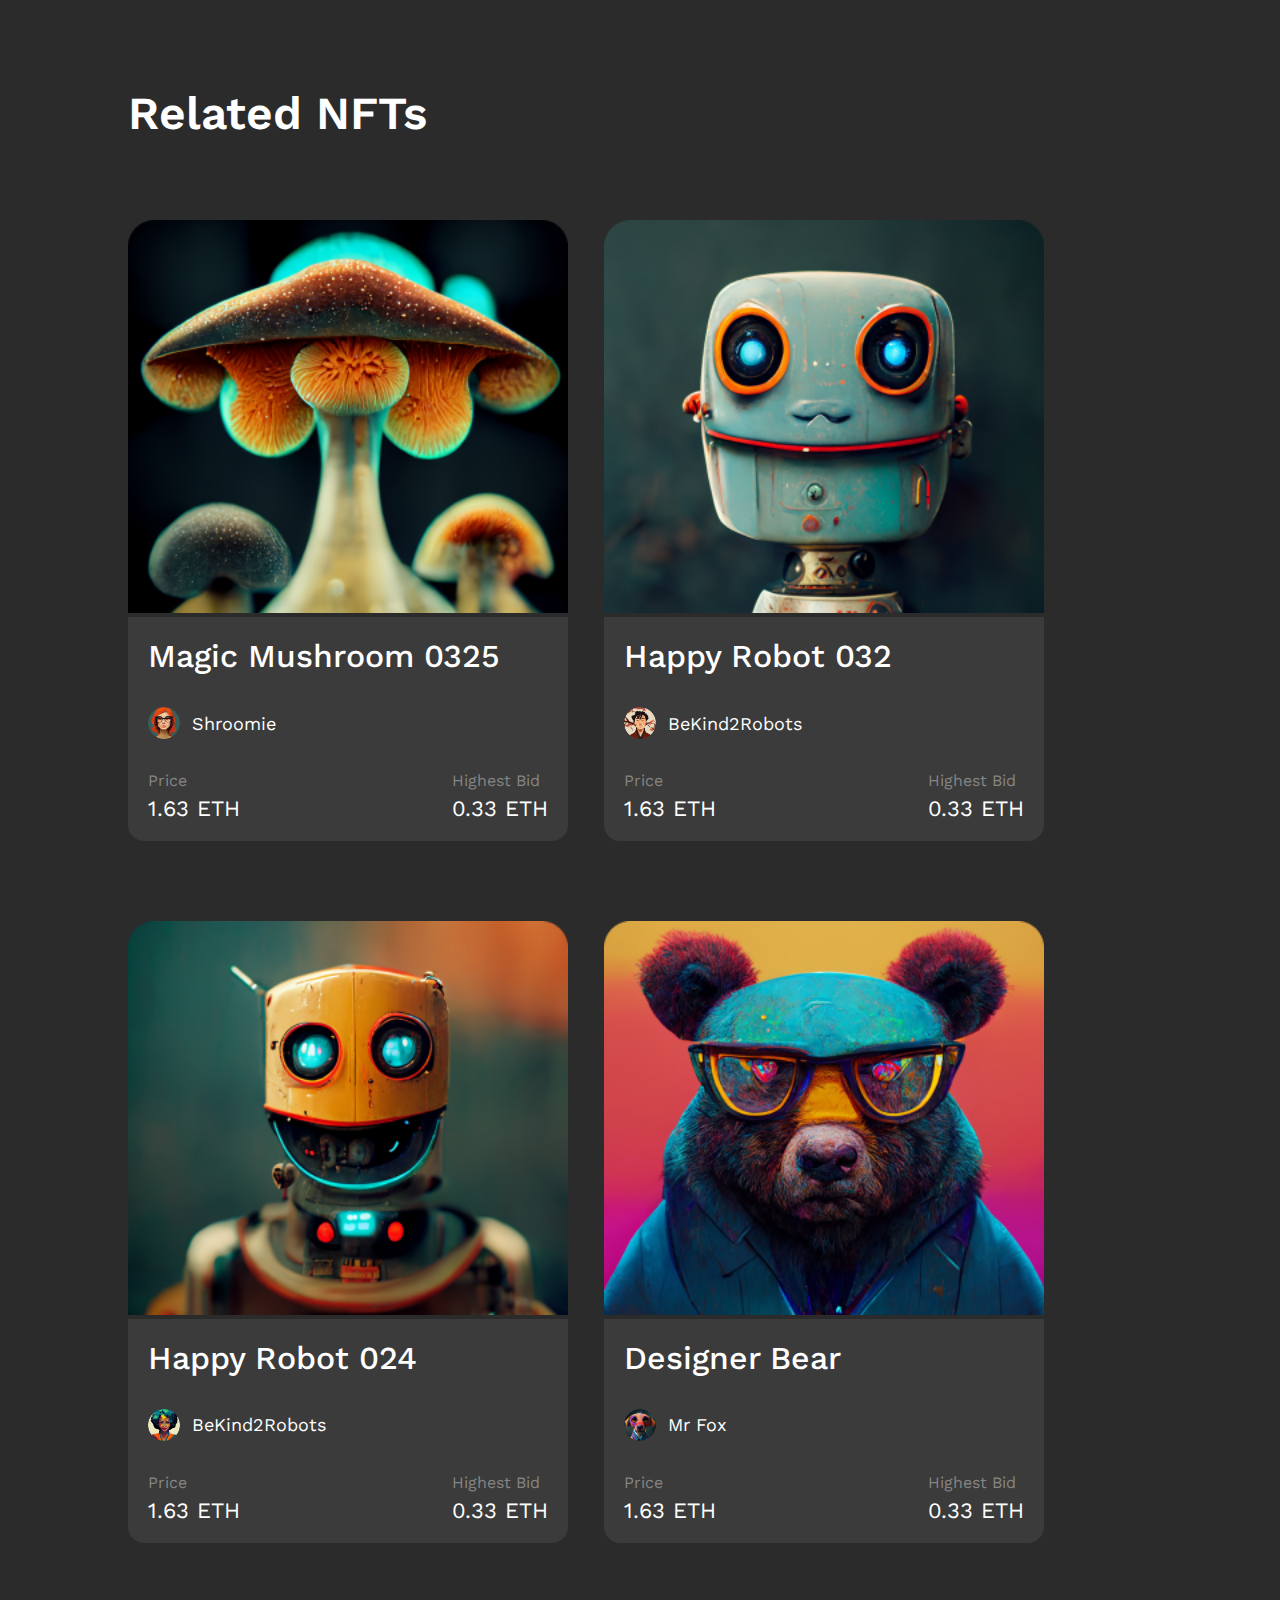
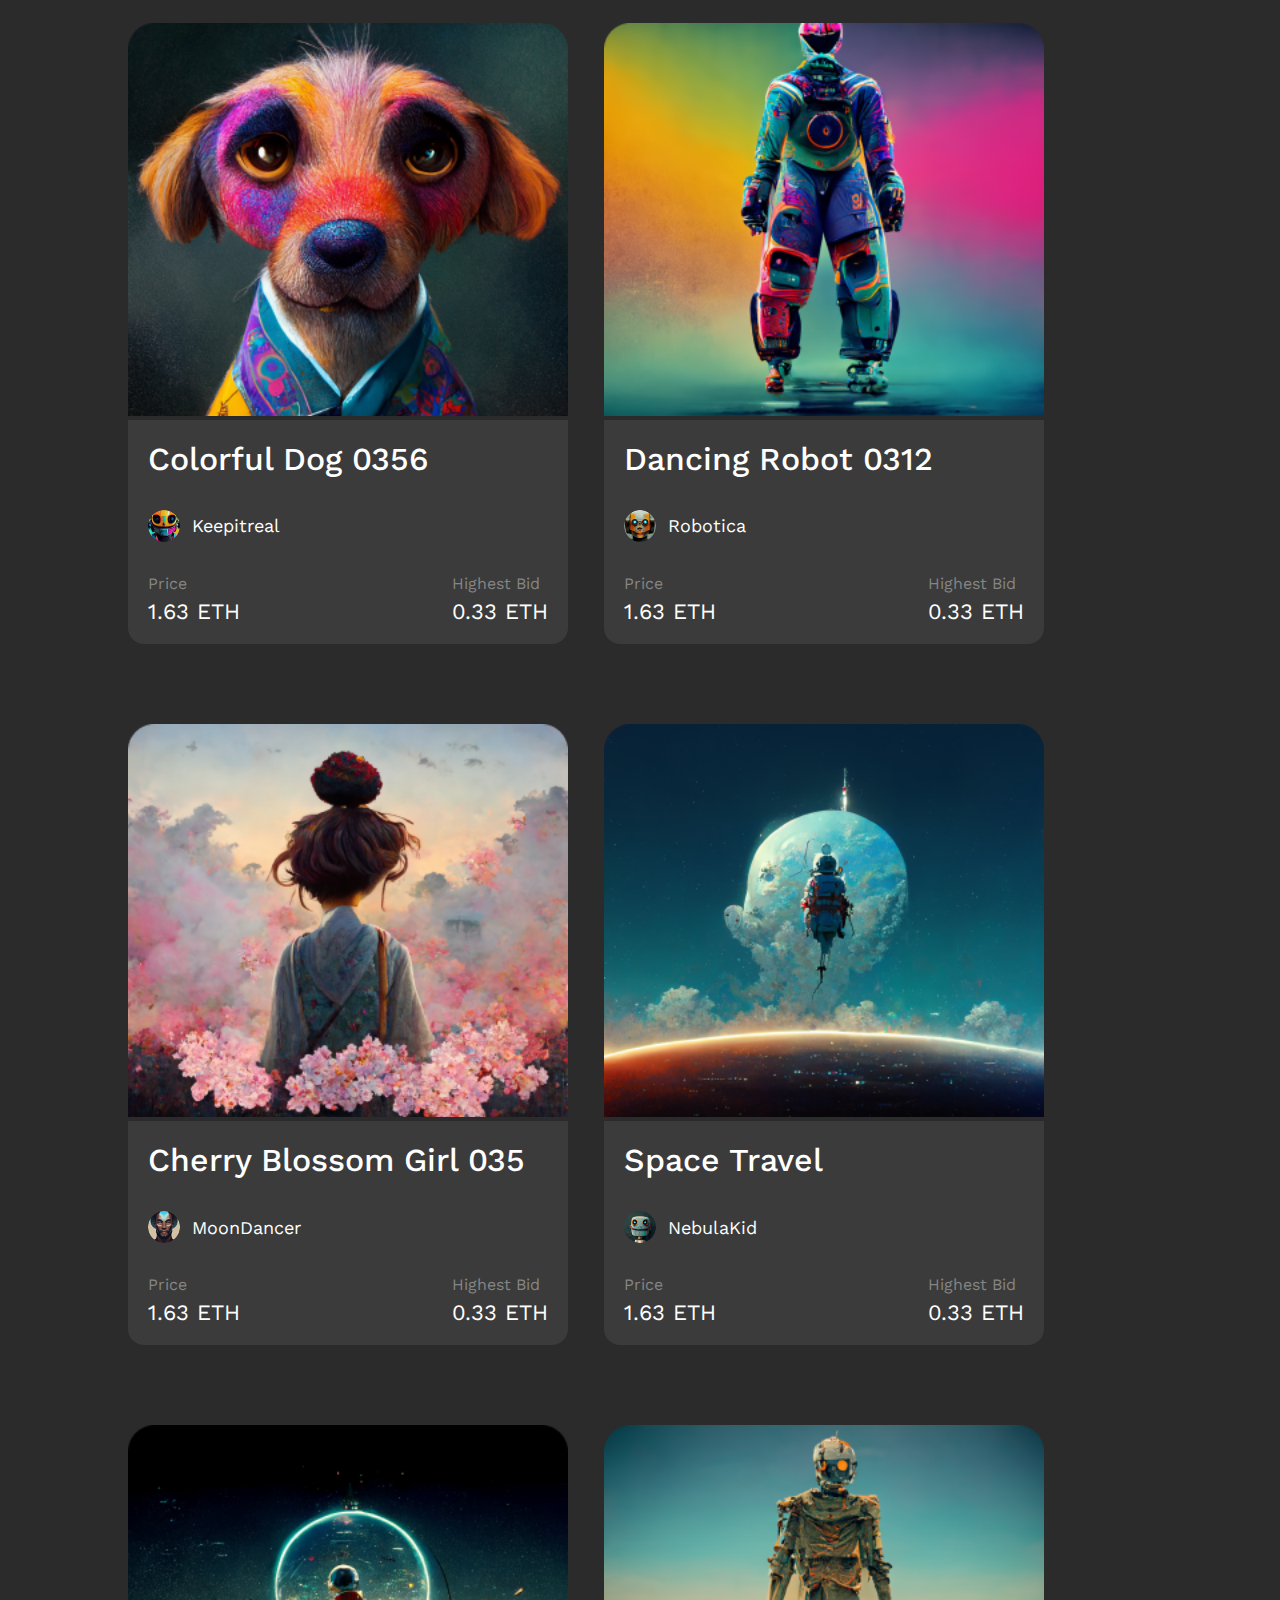
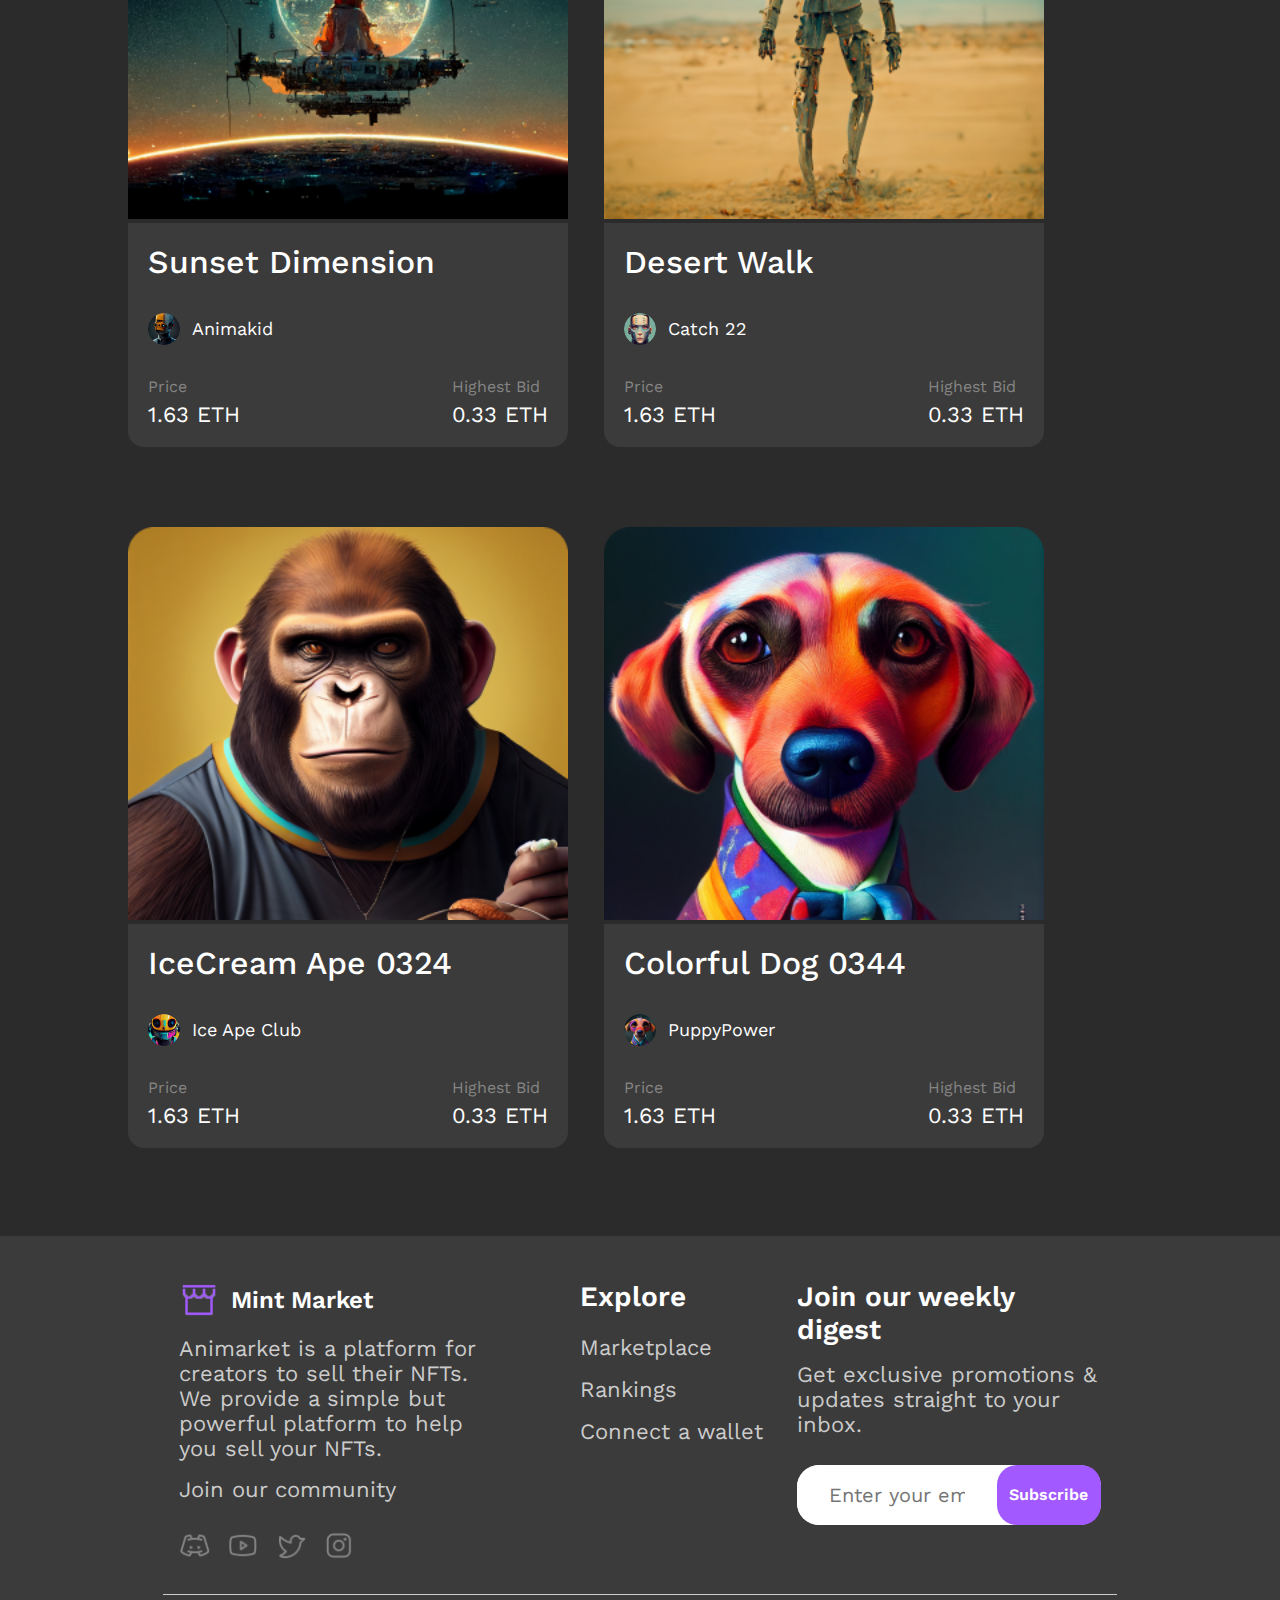
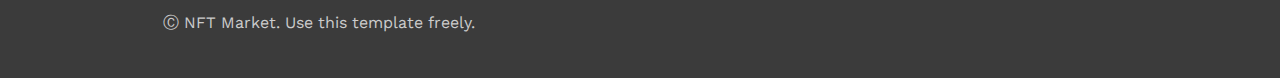
<file: nft-detail.html>
<!DOCTYPE html>
<html lang="en">

<head>
    <meta charset="UTF-8" />
    <meta name="viewport" content="width=device-width, initial-scale=1.0" />
    <link rel="stylesheet" href="style.css" />
    <title>MintMarket | NFT</title>
</head>

<body>
    <header class="header">
        <div> <a href="/index.html"><img src="./assets/logo.png" alt="logo" /> <span>Mint Market</span></a></div>
        <nav>
          <ul>
            <a href="/marketplace.html">
              <li>Marketplace</li>
            </a>
            <a href="/top-creators.html">
              <li>Rankings</li>
            </a>
            <a href="/wallet.html">
              <li>Connect a wallet</li>
            </a>
            <button onclick="window.location.href = '/create-account.html';"><img src="./assets/User.png" alt="" /> Sign Up</button>
          </ul>
        </nav>
      </header>
    <div class="detail-header">
        <img src="./assets/nft-detail.png" alt="">
    </div>

    <div class="nft-info">
        <div class="left">
            <h2>The Orbitians</h2>
            <p>Minted on Sep 30, 2022</p>
            <b>Created By</b>
            <div class="creator"><img src="./assets/avatar-1.png" alt=""> <span>Orbitian</span></div>

            <b>Description</b>

            <p>The Orbitians
                <br>
                is a collection of 10,000 unique NFTs on the Ethereum blockchain,
                <br><br>
                There are all sorts of beings in the NFT Universe. The most advanced and friendly of the bunch are
                Orbitians
                <br>
                They live in a metal space machines, high up in the sky and only have one foot on Earth.
                <br>
                These Orbitians are a peaceful race, but they have been at war with a group of invaders for many
                generations. The invaders are called Upside-Downs, because of their inverted bodies that live on the
                ground, yet do not know any other way to be. Upside-Downs believe that they will be able to win this war
                if they could only get an eye into Orbitian territory, so they've taken to make human beings their
                target.
            </p>

            <b>Tags</b>

            <div class="tags">
                <button>Animation</button>
                <button>illustration</button>
                <button>moon</button>

            </div>

        </div>
        <div class="right">


            <div class="box">

                <p>Auction ends in</p>


                <div class="timer">
                    <div class="my-time">
                        <p id="days"></p>
                        <span>Days </span>
                    </div>
                    <span class="colons">:</span>
                    <div class="my-time">
                        <p id="hours"></p>
                        <span>Hours</span>
                    </div>
                    <span class="colons">:</span>
                    <div class="my-time">
                        <p id="minutes"></p>
                        <span>Minutes</span>
                    </div>
                    <span class="colons">:</span>
                    <div class="my-time">
                        <p id="seconds"></p>
                        <span>Seconds</span>
                    </div>
                </div>


                <button class="btn">Place a bid</button>

            </div>


        </div>
    </div>

    <div class="related-nfts">
        <h2>Related NFTs</h2>

        <div class="more-nfts">
           
        </div>
    </div>

    <footer>

        <div class="top">
            <div class="first">
                <div class="logo">
                    <img src="./assets/logo.png" alt="logo">
                    <span>Mint Market</span>
                </div>
                <p>Animarket is a platform for creators to sell their NFTs. We provide a simple but powerful platform to
                    help you sell your NFTs.</p>

                <h5>Join our community</h5>

                <div class="social">
                    <img src="./assets/DiscordLogo.png" alt="instagram">
                    <img src="./assets/YoutubeLogo.png" alt="facebook">
                    <img src="./assets/TwitterLogo.png" alt="twitter">
                    <img src="./assets/InstagramLogo.png" alt="linkedin">
                </div>
            </div>
            <div class="second">
                <h5>Explore</h5>
                <ul>
                    <li>Marketplace</li>
                    <li>Rankings</li>
                    <li>Connect a wallet</li>
                </ul>
            </div>

            <div class="third">
                <h5>Join our weekly digest</h5>
                <p>Get exclusive promotions & updates straight to your inbox.</p>
                <form>
                    <input type="text" name="" id="" placeholder="Enter your email here" required>
                    <button class="btn">Subscribe</button>
                </form>
            </div>
        </div>

        <div class="bottom">
            Ⓒ NFT Market. Use this template freely.
        </div>

        </div>


    </footer>
</body>
<script src="./script.js"></script>

</html>
</file>
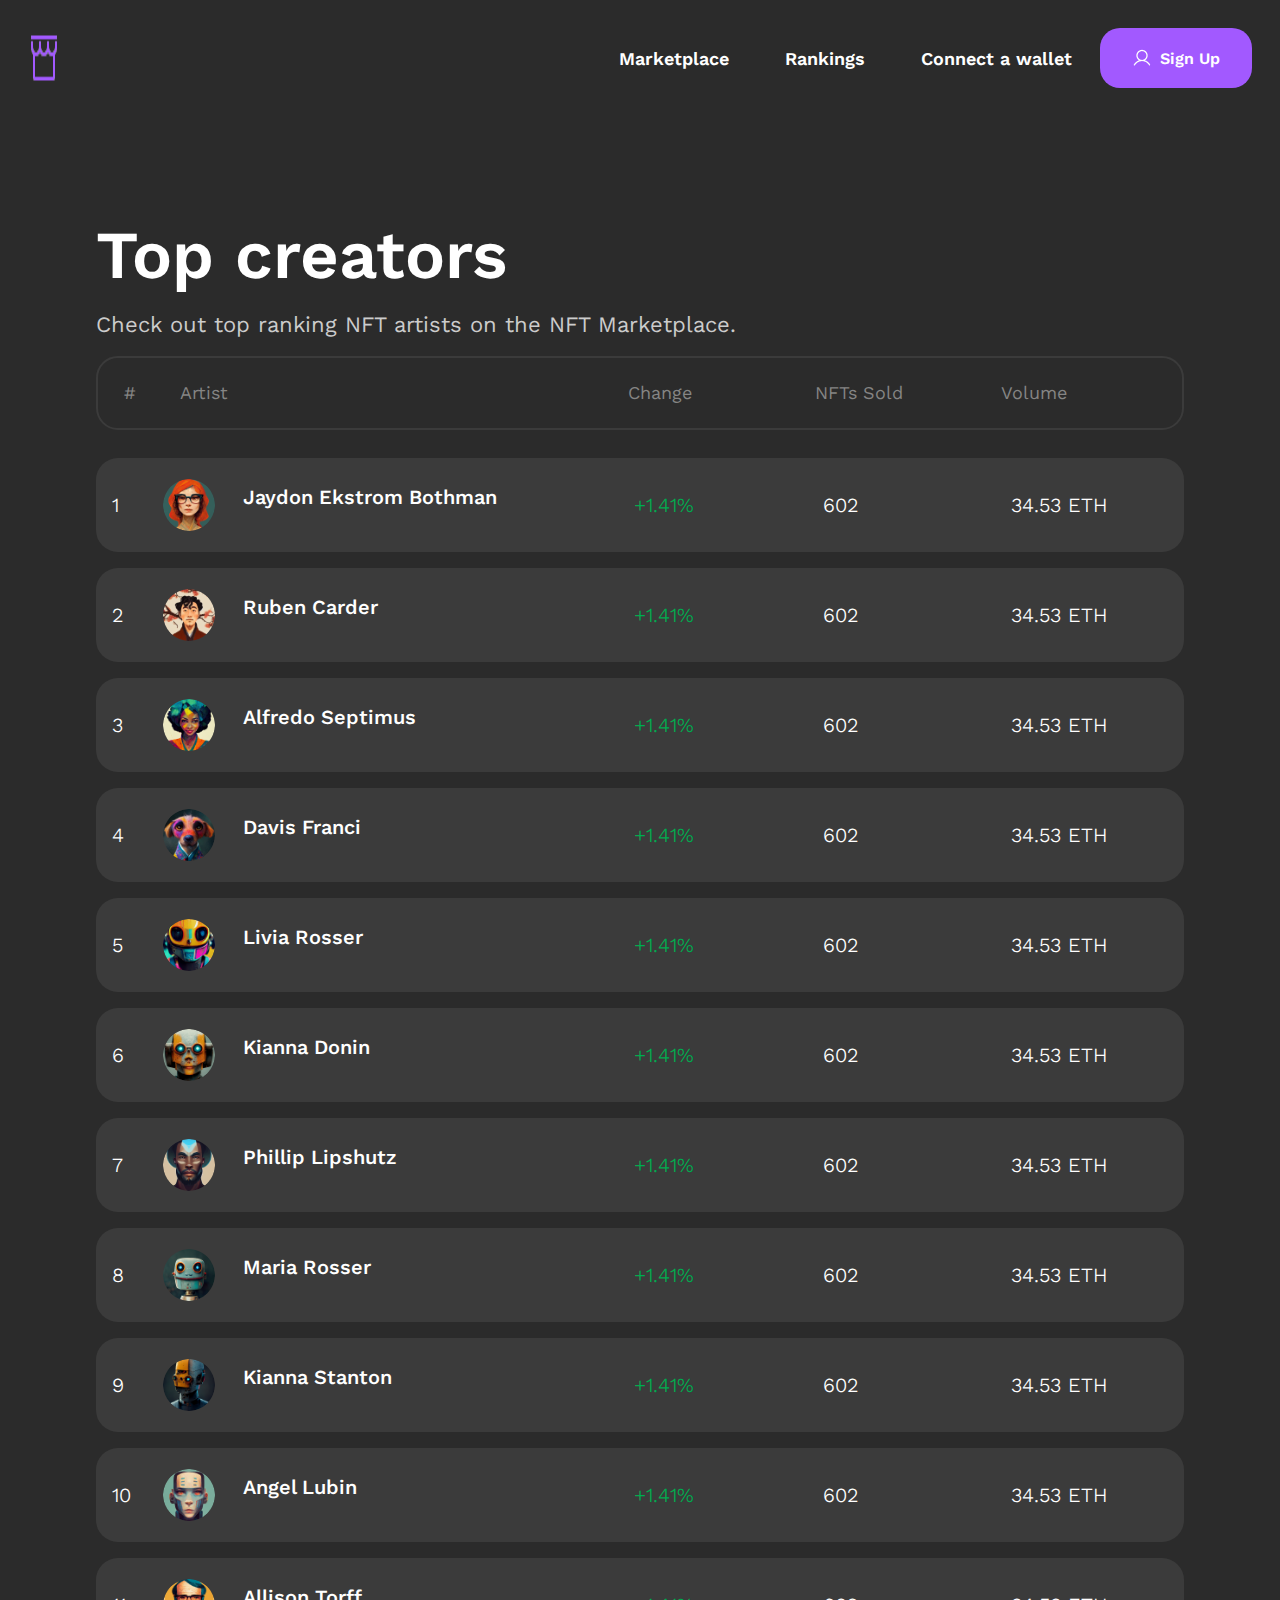
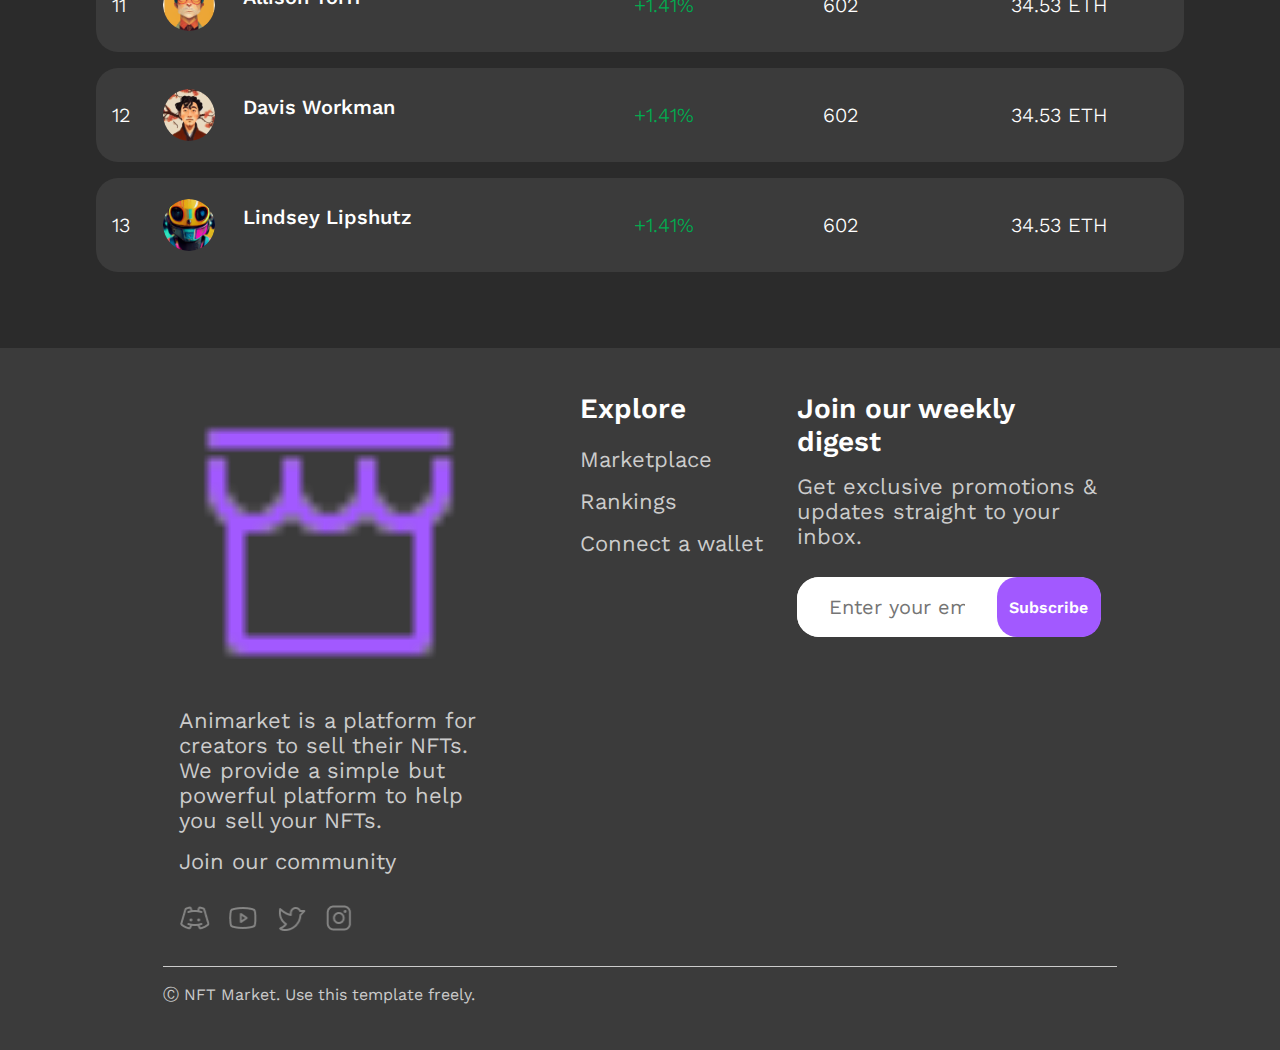
<file: top-creators.html>
<!DOCTYPE html>
<html lang="en">
  <head>
    <meta charset="UTF-8" />
    <meta name="viewport" content="width=device-width, initial-scale=1.0" />
    <link rel="stylesheet" href="style.css" />
    <title>MintMarket | Signup</title>
  </head>
  <body>
    <header class="header">
        <img src="./assets/logo.png" alt="logo" />
    
        <nav>
          <ul>
            <li>Marketplace</li>
            <li>Rankings</li>
            <li>Connect a wallet</li>
            <button><img src="./assets/User.png" alt="" /> Sign Up</button>
          </ul>
        </nav>
      </header>

      <main class="top-artists">
          <h1>Top creators</h1>
          <p>Check out top ranking NFT artists on the NFT Marketplace.</p>


          <div class="artist-header">
              <p>#</p>
              <p>Artist</p>
              <p>Change</p>
              <p>NFTs Sold</p>
              <p>Volume</p>
          </div>

          <div class="artists">
       
          </div>
      </main>

      <footer>

        <div class="top">
          <div class="first">
            <img src="./assets/logo.png" alt="logo">
            <p>Animarket is a platform for creators to sell their NFTs. We provide a simple but powerful platform to
              help you sell your NFTs.</p>
      
            <h5>Join our community</h5>
      
            <div class="social">
              <img src="./assets/DiscordLogo.png" alt="instagram">
              <img src="./assets/YoutubeLogo.png" alt="facebook">
              <img src="./assets/TwitterLogo.png" alt="twitter">
              <img src="./assets/InstagramLogo.png" alt="linkedin">
            </div>
          </div>
          <div class="second">
            <h5>Explore</h5>
            <ul>
              <li>Marketplace</li>
              <li>Rankings</li>
              <li>Connect a wallet</li>
            </ul>
          </div>
    
          <div class="third">
            <h5>Join our weekly digest</h5>
            <p>Get exclusive promotions & updates straight to your inbox.</p>
            <form>
              <input type="text" name="" id="" placeholder="Enter your email here" required>
              <button class="btn">Subscribe</button>
            </form>
          </div>
        </div>
    
        <div class="bottom">
          Ⓒ NFT Market. Use this template freely.
        </div>
    
        </div>
    
    
      </footer>
  </body>
<script src="./script.js"></script>
</html>
</file>
<file: style.css>
@import url('https://fonts.googleapis.com/css2?family=Work+Sans:ital,wght@0,100..900;1,100..900&display=swap');

:root {
    --pri-color: #A259FF;
    --white-color: #fff;
    --blur-back: #3B3B3B;
}

* {
    margin: 0;
    padding: 0;
    box-sizing: border-box;
    font-family: "Work Sans", sans-serif;
    color: #fff;
}

::-webkit-scrollbar {
    width: 8px;
    height: 8px;
    background-color: #3B3B3B;
    border-radius: 8px;
}

::-webkit-scrollbar-thumb {
    background-color: var(--pri-color);
    border-radius: 8px;
}

body {
    background-color: #2B2B2B;
    display: flex;
    align-items: center;
    flex-direction: column;
}

header {
    padding: 28px;
    width: 100%;
    color: white;
    display: flex;
    justify-content: space-between;
    position: sticky;
    top: 0;
    background-color: #2B2B2B;
    z-index: 999;
}

header div a{
    display: flex;
    align-items: center;
    gap: 12px;
}

header div a span {
    font-size: 24px;
    font-weight: 600;
}

header div a img {

    object-fit: contain;
}

header ul {
    width: 100%;
    display: flex;
    align-items: center;
}

header li {
    list-style: none;
    display: inline;
    margin: 0 28px;
    font-size: 18px;
    font-weight: 600;
    cursor: pointer;
    transition: all 0.3s ease;
}

header li:hover {
    color: var(--pri-color);
}

header button {
    background-color: var(--pri-color);
    color: var(--white-color);
    width: 152px;
    height: 60px;
    border: none;
    outline: none;
    border-radius: 20px;
    display: flex;
    justify-content: center;
    align-items: center;
    gap: 8px;
    font-size: 16px;
    font-weight: 600;
    cursor: pointer;
    transition: all 0.3s ease-in;
}

header button:hover {
    background-color: #8933fa;
}

main {
    margin-top: 100px;
    display: flex;
    justify-content: center;
    flex-direction: column;
    align-items: center;
    max-width: 75%;
}

@media screen and (max-width: 1375px) {
    main {
        max-width: 85%;
    }
}

.active {
    color: var(--pri-color) !important;
}

main .hero {
    display: flex;
    justify-content: space-between;
    align-items: center;
    gap: 18px;
    width: 100%;
    margin-bottom: 24px;
}

main .hero .left {
    width: 50%;
}

main .hero .left h1 {
    font-size: 67px;
}

main .hero .left p {
    font-size: 22px;
    line-height: 36px;
    margin-bottom: 14px;
    font-weight: 400;
}

main .hero .left .hero-info {
    margin-top: 44px;
    display: flex;
    justify-content: start;
    gap: 10%;
}

@media screen and (max-width: 1375px) {
    main .hero .left .hero-info {
        gap: 10%;
    }
}

main .hero .left .hero-info .count {
    font-size: 48px;
}

@media screen and (max-width: 1375px) {
    main .hero .left .hero-info .count {
        font-size: 36px;
    }
}

main .hero .left .hero-info p {
    font-size: 28px;
}

@media screen and (max-width: 1375px) {
    main .hero .left .hero-info p {
        font-size: 22px;
    }
}

main .hero .right {
    width: 50%;
    display: flex;
    align-items: end;
    flex-direction: column;
}

main .hero .right .bio {
    gap: 12px;
    font-size: 22px;
    font-weight: 500;
    background-color: var(--blur-back);
    width: 90%;
    padding: 28px 22px;
    border-bottom-left-radius: 20px;
    border-bottom-right-radius: 20px;
    height: fit-content;
}

main .hero .right .bio div {
    margin-top: 14px;
    display: flex;
    align-items: center;
    gap: 12px;
    font-size: 18px;
    font-weight: normal;
}

main .hero .right .bio div img {
    width: 24px;
}

main .hero .right img {
    width: 90%;
}


.collection {
    margin-top: 6.5rem;
    text-align: start;
    width: 100%;
}

.collection h2 {
    font-size: 46px;
    margin-bottom: 12px;
    font-weight: 600;
}

.collection p {
    font-size: 32px;
    font-weight: 300;
}

/* common  */

.btn {
    background-color: var(--pri-color);
    color: var(--white-color);
    font-size: 16px;
    font-weight: 600;
    width: 184px;
    height: 60px;
    border: none;
    outline: none;
    border-radius: 20px;
    display: flex;
    justify-content: center;
    align-items: center;
    gap: 8px;
    cursor: pointer;
    transition: all 0.3s ease;
}

.btn:hover {
    background-color: #8933fa;
    scale: 1.1;
}

.btn-outlined {
    background-color: transparent;
    color: var(--pri-color);
    border: 1px solid var(--pri-color);
    outline: none;
    border-radius: 20px;
    display: flex;
    justify-content: center;
    align-items: center;
    gap: 8px;
    cursor: pointer;
    transition: all 0.3s ease;
    padding: 16px 32px;
    font-size: 16px;
}

.btn-outlined:hover {
    background-color: var(--pri-color);
    color: var(--white-color);
}

.btn-outlined .RocketLaunch {
    display: none;
}

.btn-outlined:hover .RocketLaunch {
    display: inline;
}

.btn-outlined:hover .outlined-rocket {
    display: none;
}

.trending-collections {
    display: flex;
    justify-content: center;
    align-items: center;
    gap: 5%;
    margin: 44px 0;
}

.trending-collections .myData {
    width: 100%;
}

.trending-collections .myData .mainImg {
    width: 100%;
    border-radius: 20px;
    cursor: pointer;
    transition: all 0.3s ease;
    object-fit: contain;
}

.trending-collections .myData .sub-collection {
    margin-top: 12px;
    display: flex;
    gap: 12px;
    width: 100%;
}

.trending-collections .myData .sub-collection img {
    width: 100%;
    cursor: pointer;
    transition: all 0.3s ease;
    object-fit: contain;
}

.trending-collections .myData .creator {
    margin-top: 12px;
}

.trending-collections .myData .creator h2 {
    font-size: 31px;
    font-weight: 600;
    cursor: pointer;
}

.trending-collections .myData .creator .about {
    display: flex;
    align-items: center;
    gap: 12px;
    margin-top: 12px;
}

.trending-collections .myData .creator .about p {
    font-size: 20px;
    font-weight: 350;
}

.creators {
    width: 100%;
    margin: 67px 0;

}

.creators .top {
    display: flex;
    justify-content: space-between;
    align-items: center;
    width: 100%;
}


.creators .top .left h2 {
    font-size: 46px;
    margin-bottom: 12px;
    font-weight: 600;
}

.creators .top .left p {
    font-size: 32px;
    font-weight: 300;
}

.top-creators {
    display: flex;
    justify-content: start;
    align-items: center;
    flex-wrap: wrap;
    gap: 36px;
    margin-top: 44px;
    width: 100%;
}

.top-creators .creator {
    position: relative;
}

.top-creators .creator .rank {
    position: absolute;
    top: 16px;
    z-index: 10;
    left: 16px;
    padding: 5px 9px;
    border-radius: 50%;
    background: #2B2B2B;
    color: #858584;
}

.top-creators .creator {
    display: flex;
    flex-direction: column;
    align-items: center;
    gap: 22px;
    background-color: var(--blur-back);
    padding: 20px;
    border-radius: 20px;
    width: 240px;
    text-align: center;
}

.top-creators .creator .info h4 {
    margin: 10px 0;
    font-size: 24px;
}

.top-creators .creator .info p {
    font-size: 18px;
    font-weight: 300;
    margin-top: 16px;
}

.top-creators .creator .info p span {
    color: #858584;
}

.categories {
    width: 100%;
}

.heading {
    font-size: 46px;
    font-weight: 600;
    margin: 44px 0;
}

.categories .cat-data {
    display: flex;
    gap: 36px;
    flex-wrap: wrap;
    justify-content: flex-start;
}

.categories .cat-data .cat {
    width: 240px;
    margin-bottom: 30px;
    transition: all 0.3s ease;
}

.categories .cat-data .cat:hover {
    transform: scale(1.1);
}

.categories .cat-data .cat img {
    object-fit: contain;
    width: 100%;
    margin: 0;

}

.categories .cat-data .cat .about {
    width: 100%;
    background-color: var(--blur-back);
    padding: 20px;
    margin: 0;
    border-bottom-right-radius: 16px;
    border-bottom-left-radius: 16px;
}

.categories .cat-data .cat .about h4 {
    font-size: 22px;
}

.discover-nfts {
    width: 100%;
    margin: 44px 0;
}

.discover-nfts .top {
    display: flex;
    justify-content: space-between;
    align-items: center;
    gap: 16px;
    width: 100%;
}


.discover-nfts .top .left h2 {
    font-size: 46px;
    margin-bottom: 12px;
    font-weight: 600;
}

.discover-nfts .top .left p {
    font-size: 32px;
    font-weight: 300;
}


.discover-nfts .content {
    display: flex;
    justify-content: flex-start;
    align-items: center;
    flex-wrap: wrap;
    gap: 36px;
    margin-top: 44px;
    width: 100%;
}

.discover-nfts .content .card {
    width: 440px;
    transition: all 0.3s ease;
    cursor: pointer;
}

.discover-nfts .content .card:hover {
    transform: scale(1.1);
}

.discover-nfts .content .card img {
    object-fit: cover;
    width: 100%;
    margin: 0;
}

.discover-nfts .content .card .info {
    width: 100%;
    background-color: var(--blur-back);
    padding: 20px;
    margin: 0;
    border-bottom-right-radius: 16px;
    border-bottom-left-radius: 16px;
}


.discover-nfts .content .card .info h4 {
    font-size: 32px;
    font-weight: 500;
}

.discover-nfts .content .card .info .about {
    display: flex;
    align-items: center;
    margin: 32px 0;
    gap: 12px;
    font-size: 18px;
}

.discover-nfts .content .card .info .about img {
    width: 32px;
    height: 32px;
    border-radius: 50%;
    object-fit: cover;
}

.discover-nfts .content .card .info .price {
    display: flex;
    justify-content: space-between;
    align-items: center;
    font-size: 22px;
    font-weight: 500;
}

.discover-nfts .content .card .info .price div .priceHeading {
    font-size: 16px;
    font-weight: 400;
    color: #858584;
}

.discover-nfts .content .card .info .price div .priceInfo {
    font-size: 22px;
    margin-top: 6px;
    font-weight: 400;
}

.how-works {
    width: 100%;
    margin: 44px 0;
}

.how-works h2 {
    font-size: 46px;
    margin-bottom: 12px;
    font-weight: 600;
}

.how-works p {
    font-size: 32px;
    font-weight: 300;
}


.how-works .content {
    display: flex;
    justify-content: flex-start;
    align-items: center;
    flex-wrap: wrap;
    gap: 36px;
    margin-top: 44px;
    width: 100%;
}

.how-works .content .card {
    width: 440px;
    transition: all 0.3s ease;
    cursor: pointer;
    background-color: var(--blur-back);
    border-radius: 22px;
    display: flex;
    flex-direction: column;
    justify-content: center;
    align-items: center;
    text-align: center;
}

.how-works .content .card img {
    object-fit: contain;
    width: 250px;
    height: 250px;
}

.how-works .content .card .info {
    width: 100%;
    padding: 20px;
    margin: 0;
}

.how-works .content .card .info h4 {
    font-size: 24px;
    font-weight: 500;
}

.how-works .content .card .info p {
    font-size: 16px;
    font-weight: 300;
    margin-top: 12px;
    padding: 0 16px;
}

.join-us {
    background-color: var(--blur-back);
    padding: 44px;
    border-radius: 22px;
    width: 100%;
    margin: 44px 0;
    display: flex;
    justify-content: start;
    align-items: center;
    gap: 166px;
}

.join-us div h1 {
    font-size: 46px;
    font-weight: 500;
}

.join-us div p {
    font-size: 32px;
    font-weight: 300;
    margin: 12px 0;
}

.join-us form {
    margin-top: 22px;
    display: flex;
    width: 100%;
    max-width: 600px;
    background-color: var(--white-color);
    border-radius: 22px;
}


.join-us form input {
    width: 100%;
    border-radius: 22px;
    color: #2B2B2B;
    border: none;
    outline: none;
    font-size: 20px;
    font-weight: normal;
    background-color: var(--white-color);
    padding: 0 32px;
}

.join-us form button {
    width: 250px;
}

.join-us form button img {
    object-fit: contain;
    width: 24px;
    height: auto;
}


footer {
    width: 100%;
    margin-top: 44px;
    background-color: var(--blur-back);
    padding: 44px;
    display: flex;
    align-items: center;
    flex-direction: column;
}

footer .top {
    width: 80%;
    padding: 0 16px;
    display: flex;
    justify-content: space-between;
    color: #858584;
}

footer .top .first {
    display: flex;
    flex-direction: column;
    gap: 16px;
    font-size: 24px;
    color: #858584;
    width: 33%;

}

footer .top .first .logo {
    display: flex;
    align-items: center;
    gap: 12px;
    cursor: pointer;
    font-weight: 600;
}


footer .top .first .logo img {
    width: 40px;
    height: auto;
    object-fit: contain;
}

footer .top .first h5 {
    font-size: 22px;
    font-weight: normal;
    color: #cccccc;
}

footer .top .first p {
    font-size: 22px;
    font-weight: normal;
    color: #cccccc;
}

footer .top .first img {
    width: 300px;
    height: auto;
    object-fit: contain;
}

footer .top .first .social {
    display: flex;
    gap: 16px;
    margin-top: 12px;
    cursor: pointer;
}

footer .top .first .social img {
    width: 32px;
    height: 32px;
    object-fit: contain;
}

footer .top .second {
    display: flex;
    flex-direction: column;
    padding-left: 10%;
    gap: 16px;
    font-size: 24px;
    color: #858584;
    width: 33%;
}

footer .top .second h5 {
    font-size: 28px;
    font-weight: 600;
    color: #fff;
}

footer .top .second ul {
    margin-top: 6px;
    display: flex;
    flex-direction: column;
    gap: 16px;
}

footer .top .second ul li {
    font-size: 22px;
    font-weight: normal;
    list-style-type: none;
    color: #cccccc;
    cursor: pointer;
    border-bottom: 1px solid transparent;
    width: fit-content;
    transition: all 0.3s ease;
}

footer .top .second ul li:hover {
    color: #fff;
    border-bottom: 1px solid var(--pri-color);
}

footer .top .third {
    display: flex;
    flex-direction: column;
    gap: 16px;
    font-size: 24px;
    color: #858584;
    width: 33%;
}

footer .top .third h5 {
    font-size: 28px;
    font-weight: 600;
    color: #fff;
}

footer .top .third p {
    font-size: 22px;
    font-weight: normal;
    color: #cccccc;
}

footer .top .third form {
    margin-top: 12px;
    display: flex;
    width: 100%;
    max-width: 600px;
    background-color: var(--white-color);
    border-radius: 22px;
}


footer .top .third form input {
    width: 100%;
    border-radius: 22px;
    color: #2B2B2B;
    border: none;
    outline: none;
    font-size: 20px;
    font-weight: normal;
    background-color: var(--white-color);
    padding: 0 32px;
}

footer .bottom {
    border-top: 1px solid #cccccc;
    margin-top: 32px;
    padding-top: 18px;
    display: flex;
    color: #cccccc;
    font-size: 16px;
    font-weight: normal;
    width: 80%;
}

/* create-account */

.create-account {
    display: flex;
    justify-content: flex-start;
    align-items: center;
    gap: 140px;
    padding: 32px 0;
    width: 100%;
}

.create-account img {
    width: 40%;
    height: auto;
    object-fit: contain;
}

.create-account form {
    display: flex;
    flex-direction: column;
    gap: 22px;
    width: 100%;
    max-width: 600px;
    background-color: transparent;
    border-radius: 22px;
    padding: 32px;
}

.create-account form h1 {
    font-size: 67px;
    font-weight: 600;
    color: #fff;
}

.create-account form p {
    font-size: 22px;
    font-weight: normal;
    color: #cccccc;
    line-height: 38px;
}

.create-account form input {
    width: 100%;
    border-radius: 22px;
    color: #2B2B2B;
    border: none;
    outline: none;
    font-size: 20px;
    font-weight: normal;
    background-color: var(--white-color);
    padding: 0 22px;
    height: 60px;
}

.create-account form button {
    font-size: 22px;
    width: 100%;
    height: 60px;
}

.create-account form .myInput {
    display: flex;
    align-items: center;
    background-color: var(--white-color);
    border-radius: 100px;
    padding: 0 32px;
    height: 60px;
}

.create-account form .myInput img {
    width: 24px;
    height: 24px;
    object-fit: contain;
}

.wallets {
    display: flex;
    flex-direction: column;
    gap: 12px;
    margin-top: 32px;
    width: 100%;
    max-width: 600px;
}


.wallets .wallet {
    display: flex;
    align-items: center;
    justify-content: start;
    border: 2px solid var(--pri-color);
    gap: 12px;
    width: 350px;
    height: 80px;
    border-radius: 22px;
    background-color: var(--blur-back);
    padding: 0 22px 0px 44px;
    cursor: pointer;
}

.wallets .wallet img {
    width: 44px;
    height: 44px;
    object-fit: contain;
}

.wallets .wallet p {
    font-size: 22px;
    font-weight: 550;
    color: var(--white-color);
}

.top-artists {
    text-align: left;
    width: 100%;
}

.top-artists h1 {
    font-size: 67px;
    font-weight: 600;
    width: 100%;
    color: #fff;
}

.top-artists p {
    width: 100%;
    font-size: 22px;
    margin-top: 12px;
    font-weight: normal;
    color: #cccccc;
    line-height: 38px;
}

.top-artists .artist-header {
    display: grid;
    grid-template-columns: 0.5fr 5fr 2fr 2fr 2fr;
    border: 2px solid #3B3B3B;
    border-radius: 22px;
    gap: 12px;
    width: 100%;
    margin-top: 12px;
    padding: 16px;
}

.top-artists .artist-header p {
    color: #858584;
    font-size: 18px;
    padding: 0 10px;
    font-weight: normal;
    margin: 0;
}


.top-artists .artists {
    display: grid;
    grid-template-columns: 0.5fr 5fr 2fr 2fr 2fr;
    padding: 16px 0;
    width: 100%;
    margin-top: 12px;
}

.top-artists .artists .artist {
    display: contents;
    background-color: var(--blur-back) !important;
    border-radius: 22px;
    cursor: pointer;
    padding: 16px 0;
    transition: all 0.3s ease;
}

.top-artists .artists .artist .index {
    border-top-left-radius: 22px;
    border-bottom-left-radius: 22px;
}

.top-artists .artists .artist .volume {
    border-top-right-radius: 22px;
    border-bottom-right-radius: 22px;
}

.top-artists .artists .artist p,
.top-artists .artists .artist .artist-info {
    display: flex;
    padding: 10px 16px;
    align-items: center;
    gap: 12px;
    font-size: 20px;
    font-weight: 350;
    color: var(--white-color);
    background-color: #3B3B3B;
    margin: 0;
    margin-bottom: 16px;
}

.top-artists .artists .artist .artist-info p {
    font-weight: 550;
}

.top-artists .artists .artist .change {
    color: #00AC4F;
}

.top-artists .artists .artist img {
    width: 52px;
    height: 52px;
    object-fit: cover;
    border-radius: 50%;
}

.hero-market {
    margin: 44px 0;
    width: 80%;

}

.hero-market h1 {
    font-size: 67px;
    font-weight: 600;
    width: 100%;
    color: #fff;
}

.hero-market p {
    width: 100%;
    font-size: 22px;
    margin-top: 12px;
    font-weight: normal;
    color: #cccccc;
    line-height: 38px;
}

.hero-market form {
    margin-top: 44px;
    display: flex;
    align-items: center;
    justify-content: space-between;
    width: 100%;
    border: 2px solid #3B3B3B;
    border-radius: 22px;
    padding: 13px 16px;
    background-color: transparent;
    gap: 12px;
}

.hero-market form input {
    width: 100%;
    border: none;
    outline: none;
    background-color: transparent;
    color: #fff;
    font-size: 18px;
}

.hero-market form button {
    border: none;
    outline: none;
    display: flex;
    justify-content: center;
    align-items: center;
    cursor: pointer;
    background-color: transparent;
}


.market-main {
    background-color: var(--blur-back);
    width: 100%;
    display: flex;
    justify-content: center;

}


.market {
    padding: 44px;
    display: flex;
    justify-content: start;
    flex-wrap: wrap;
    gap: 36px;
    width: 80%;
}

.market .market-content {
    display: flex;
    justify-content: flex-start;
    align-items: center;
    flex-wrap: wrap;
    gap: 36px;
    margin-top: 44px;
}

.market .market-content .card {
    width: 440px;
    transition: all 0.3s ease;
    cursor: pointer;
}

.market .market-content .card:hover {
    transform: scale(1.1);
}

.market .market-content .card img {
    object-fit: cover;
    width: 100%;
    margin: 0;
}

.market .market-content .card .info {
    width: 100%;
    background-color: #2B2B2B;
    padding: 20px;
    margin: 0;
    border-bottom-right-radius: 16px;
    border-bottom-left-radius: 16px;
}


.market .market-content .card .info h4 {
    font-size: 32px;
    font-weight: 500;
}

.market .market-content .card .info .about {
    display: flex;
    align-items: center;
    margin: 32px 0;
    gap: 12px;
    font-size: 18px;
}

.market .market-content .card .info .about img {
    width: 32px;
    height: 32px;
    border-radius: 50%;
    object-fit: cover;
}

.market .market-content .card .info .price {
    display: flex;
    justify-content: space-between;
    align-items: center;
    font-size: 22px;
    font-weight: 500;
}

.market .market-content .card .info .price div .priceHeading {
    font-size: 16px;
    font-weight: 400;
    color: #858584;
}

.market .market-content .card .info .price div .priceInfo {
    font-size: 22px;
    margin-top: 6px;
    font-weight: 400;
}

.detail-header {
    width: 100%;
}

.detail-header img {
    width: 100%;
    height: 60vh;
    object-fit: cover;
}


.nft-info {
    display: flex;
    justify-content: space-between;
    align-items: flex-start;
    margin: 44px 0;
    width: 80%;
    gap: 12px;
}

.nft-info .left {
    width: 60%;
}

.nft-info .left h2 {
    font-size: 46px;
    margin-bottom: 12px;
    font-weight: 600;
}

.nft-info .left p {
    font-size: 18px;
    margin-bottom: 12px;
    font-weight: normal;
    color: var(--white-color);
    line-height: 38px;
}

.nft-info .left b {
    font-size: 18px;
    margin-top: 12px;
    color: #858584;
    font-weight: 600;
    line-height: 38px;
}

.nft-info .left .creator {
    display: flex;
    align-items: center;
    gap: 12px;
    margin: 12px 0;
}

.nft-info .left .creator img {
    width: 40px;
    height: 40px;
    border-radius: 50%;
    object-fit: cover;
}

.nft-info .left .creator span {
    font-size: 18px;
    font-weight: 500;
}

.nft-info .left .tags {
    display: flex;
    align-items: center;
    gap: 12px;
    margin: 12px 0;
}

.nft-info .left .tags button {
    padding: 8px 14px;
    background-color: var(--blur-back);
    border: none;
    border-radius: 12px;
    color: var(--white-color);
    font-size: 14px;
}

.nft-info .right {
    width: 40%;
    display: flex;
    flex-direction: column;
    align-items: flex-end;
}

.box {
    background-color: var(--blur-back);
    padding: 20px;
    border-radius: 16px;
    width: fit-content;
    display: flex;
    flex-direction: column;
    align-items: center;
    gap: 12px;
}

.box p {
    font-size: 22px;
    font-weight: normal;
    color: var(--white-color);
    line-height: 38px;
}

.box .timer {
    display: flex;
    align-items: center;
    gap: 18px;
    margin: 12px 0;
}

.box .timer .my-time {
    display: flex;
    flex-direction: column;
    align-items: center;
    gap: 0;
    margin: 0;
    padding: 0;
}

.box .timer .my-time p {
    font-size: 44px;
    font-weight: 500;
}

.box .timer .my-time span {
    font-size: 14px;
    font-weight: 500;
    margin-top: 6px;
    color: #cccccc;
}

.colons{
    color: #cccccc;
    font-size: 44px;
    margin-top: -22px;
}

.related-nfts{
    max-width: 80%;
    margin: 44px 0;
    display: flex;
    align-items: center;
    flex-wrap: wrap;
    gap: 36px;
}

.related-nfts h2{
    width: 100%;
    font-size: 46px;
    font-weight: 600;
}

.more-nfts{
    width: 100%;
    display: flex;
    align-items: center;
    gap: 36px;
    flex-wrap: wrap;
}

.more-nfts .content {
    display: flex;
    justify-content: flex-start;
    align-items: center;
    flex-wrap: wrap;
    gap: 36px;
    margin-top: 44px;
}

.more-nfts .content .card {
    width: 440px;
    transition: all 0.3s ease;
    cursor: pointer;
}

.more-nfts .content .card:hover {
    transform: scale(1.1);
}

.more-nfts .content .card img {
    object-fit: cover;
    width: 100%;
    margin: 0;
}

.more-nfts .content .card .info {
    width: 100%;
    background-color: var(--blur-back);
    padding: 20px;
    margin: 0;
    border-bottom-right-radius: 16px;
    border-bottom-left-radius: 16px;
}


.more-nfts .content .card .info h4 {
    font-size: 32px;
    font-weight: 500;
}

.more-nfts .content .card .info .about {
    display: flex;
    align-items: center;
    margin: 32px 0;
    gap: 12px;
    font-size: 18px;
}

.more-nfts .content .card .info .about img {
    width: 32px;
    height: 32px;
    border-radius: 50%;
    object-fit: cover;
}

.more-nfts .content .card .info .price {
    display: flex;
    justify-content: space-between;
    align-items: center;
    font-size: 22px;
    font-weight: 500;
}

.more-nfts .content .card .info .price div .priceHeading {
    font-size: 16px;
    font-weight: 400;
    color: #858584;
}

.more-nfts .content .card .info .price div .priceInfo {
    font-size: 22px;
    margin-top: 6px;
    font-weight: 400;
}

a {
    text-decoration: none;
}
</file>
